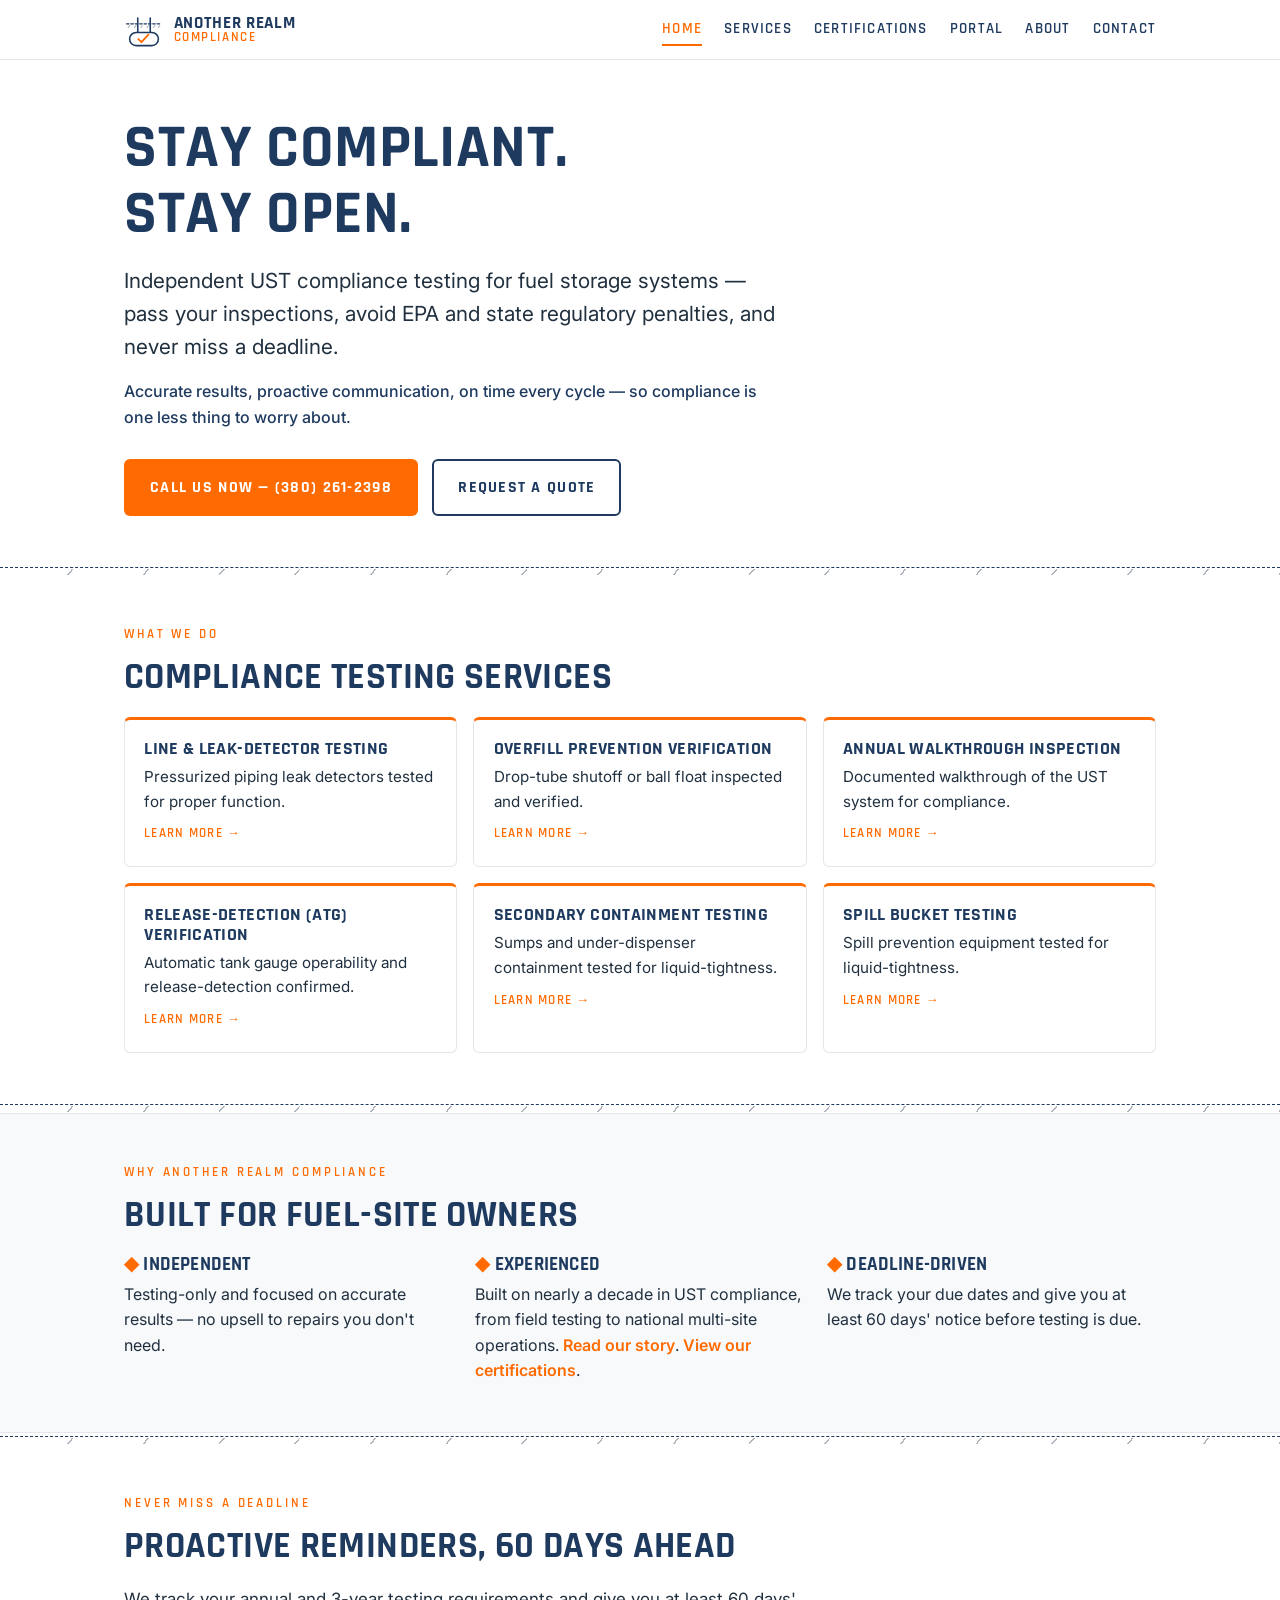
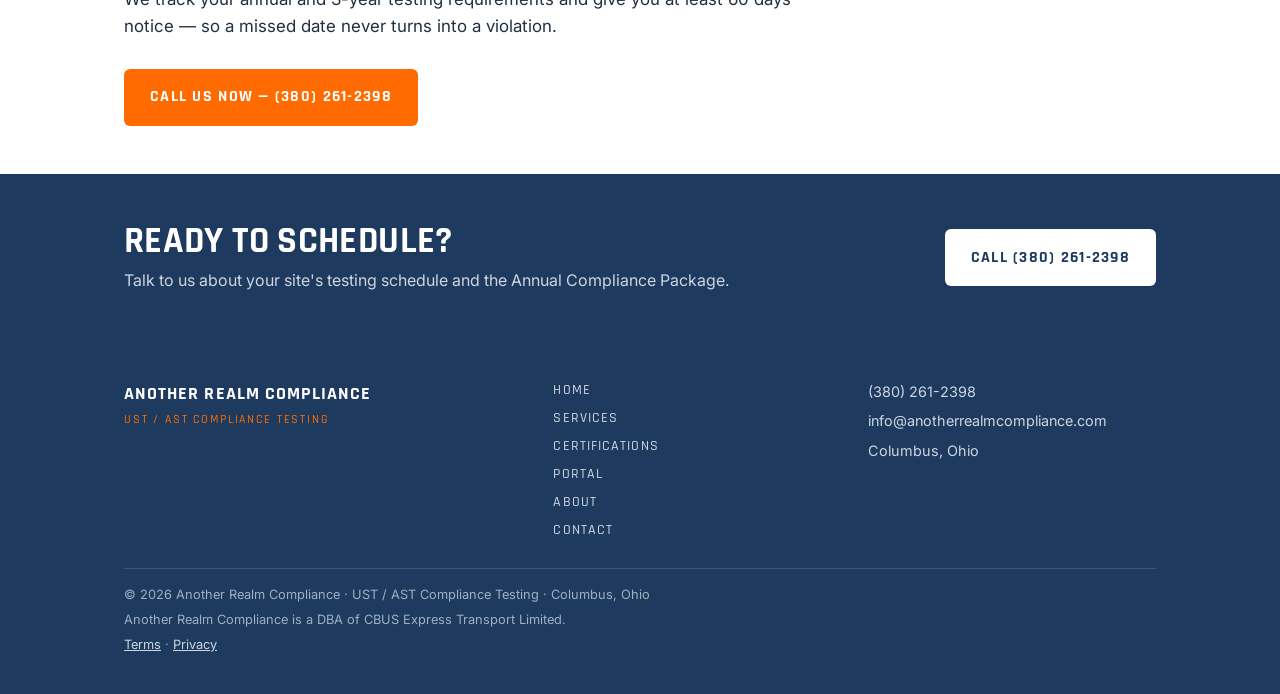
<file: index.html>
<!DOCTYPE html>
<html lang="en">
<head>
  <meta charset="UTF-8">
  <meta name="viewport" content="width=device-width, initial-scale=1.0, viewport-fit=cover">
  <meta name="theme-color" content="#1E3A5F">
  <title>UST/AST Compliance Testing | Another Realm Compliance</title>
  <meta name="description" content="Independent UST/AST compliance testing for fuel storage systems. Pass inspections, avoid EPA and state regulatory penalties, and never miss a deadline. Call (380) 261-2398.">
  <link rel="canonical" href="https://anotherrealmcompliance.com/">
  <meta property="og:title" content="UST/AST Compliance Testing | Another Realm Compliance">
  <meta property="og:description" content="Independent UST/AST compliance testing for fuel storage systems. Pass inspections, avoid EPA and state regulatory penalties, and never miss a deadline.">
  <meta property="og:type" content="website">
  <meta property="og:url" content="https://anotherrealmcompliance.com/">
  <meta property="og:image" content="https://anotherrealmcompliance.com/og-image.7cd42fa3.png">
  <link rel="preconnect" href="https://fonts.googleapis.com">
  <link rel="preconnect" href="https://fonts.gstatic.com" crossorigin>
  <link href="https://fonts.googleapis.com/css2?family=Rajdhani:wght@500;600;700&family=Inter:wght@400;500;600&display=swap" rel="stylesheet">
  <link rel="stylesheet" href="/style.99b4024d.css">
  <link rel="icon" type="image/svg+xml" href="/favicon.4cda8c5a.svg">
</head>
<body data-page="home">

<!-- ===== SHARED HEADER ===== -->
<header class="site-head">
  <div class="head-inner">
    <a class="brand" href="index.html" aria-label="Another Realm Compliance — home">
      <span class="brand-mark" aria-hidden="true">
        <svg viewBox="0 0 64 64" fill="none" xmlns="http://www.w3.org/2000/svg" role="img" aria-label="Another Realm Compliance buried tank mark">
          <line x1="4" y1="22" x2="60" y2="22" stroke="#1E3A5F" stroke-width="2" stroke-dasharray="4 3" stroke-linecap="round"/>
          <g stroke="#8A94A0" stroke-width="1.5" stroke-linecap="round">
            <line x1="9" y1="25" x2="7" y2="28"/><line x1="19" y1="25" x2="17" y2="28"/><line x1="29" y1="25" x2="27" y2="28"/><line x1="39" y1="25" x2="37" y2="28"/><line x1="49" y1="25" x2="47" y2="28"/><line x1="57" y1="25" x2="55" y2="28"/>
          </g>
          <line x1="22" y1="13" x2="22" y2="38" stroke="#1E3A5F" stroke-width="2.5" stroke-linecap="round"/>
          <line x1="42" y1="13" x2="42" y2="38" stroke="#1E3A5F" stroke-width="2.5" stroke-linecap="round"/>
          <rect x="9" y="36" width="46" height="21" rx="10.5" fill="#fff" stroke="#1E3A5F" stroke-width="2.5"/>
          <path d="M23 46.5 l5 5 l11 -12" stroke="#FF6B00" stroke-width="3" stroke-linecap="round" stroke-linejoin="round" fill="none"/>
        </svg>
      </span>
      <span class="brand-word"><span class="bw-1">Another Realm</span><span class="bw-2">Compliance</span></span>
    </a>
    <input type="checkbox" id="navToggle" class="nav-toggle" aria-hidden="true">
    <label for="navToggle" class="nav-burger" aria-label="Toggle menu"><span></span><span></span><span></span></label>
    <nav class="site-nav">
      <a class="nav-home" href="index.html">Home</a>
      <a class="nav-services" href="services.html">Services</a>
      <a class="nav-certs" href="certifications.html">Certifications</a>
      <a class="nav-portal" href="portal.html">Portal</a>
      <a class="nav-about" href="about.html">About</a>
      <a class="nav-contact" href="contact.html">Contact</a>
      <!-- reserved for future: <a class="nav-resources" href="resources.html">Resources</a> -->
    </nav>
  </div>
</header>
<!-- ===== /SHARED HEADER ===== -->

<main>
  <section class="hero">
    <div class="wrap">
      <h1>Stay Compliant.<br>Stay Open.</h1>
      <p class="sub">Independent UST compliance testing for fuel storage systems — pass your inspections, avoid EPA and state regulatory penalties, and never miss a deadline.</p>
      <p class="trust">Accurate results, proactive communication, on time every cycle — so compliance is one less thing to worry about.</p>
      <div class="cta-row">
        <a class="btn btn-primary" href="tel:+13802612398">Call Us Now — (380) 261-2398</a>
        <a class="btn btn-ghost" href="/contact#quoteForm">Request a Quote</a>
      </div>
    </div>
  </section>

  <div class="grade-divider"></div>

  <section class="what-we-do">
    <div class="wrap">
      <p class="eyebrow">What We Do</p>
      <h2 class="sec-title">Compliance Testing Services</h2>
      <div class="card-grid">
        <a class="card" href="services.html"><h3>Line &amp; Leak-Detector Testing</h3><p>Pressurized piping leak detectors tested for proper function.</p><span class="go">Learn more &rarr;</span></a>
        <a class="card" href="services.html#overfill-verification"><h3>Overfill Prevention Verification</h3><p>Drop-tube shutoff or ball float inspected and verified.</p><span class="go">Learn more &rarr;</span></a>
        <a class="card" href="services.html"><h3>Annual Walkthrough Inspection</h3><p>Documented walkthrough of the UST system for compliance.</p><span class="go">Learn more &rarr;</span></a>
        <a class="card" href="services.html"><h3>Release-Detection (ATG) Verification</h3><p>Automatic tank gauge operability and release-detection confirmed.</p><span class="go">Learn more &rarr;</span></a>
        <a class="card" href="services.html"><h3>Secondary Containment Testing</h3><p>Sumps and under-dispenser containment tested for liquid-tightness.</p><span class="go">Learn more &rarr;</span></a>
        <a class="card" href="services.html"><h3>Spill Bucket Testing</h3><p>Spill prevention equipment tested for liquid-tightness.</p><span class="go">Learn more &rarr;</span></a>
      </div>
    </div>
  </section>

  <div class="grade-divider"></div>

  <section class="why band">
    <div class="wrap">
      <p class="eyebrow">Why Another Realm Compliance</p>
      <h2 class="sec-title">Built For Fuel-Site Owners</h2>
      <div class="props">
        <div class="prop">
          <h3><span class="tick">&#9670;</span> Independent</h3>
          <p>Testing-only and focused on accurate results — no upsell to repairs you don't need.</p>
        </div>
        <div class="prop">
          <h3><span class="tick">&#9670;</span> Experienced</h3>
          <p>Built on nearly a decade in UST compliance, from field testing to national multi-site operations. <a href="about.html">Read our story</a>. <a href="certifications.html">View our certifications</a>.</p>
        </div>
        <div class="prop">
          <h3><span class="tick">&#9670;</span> Deadline-Driven</h3>
          <p>We track your due dates and give you at least 60 days' notice before testing is due.</p>
        </div>
      </div>
    </div>
  </section>

  <div class="grade-divider"></div>

  <section class="deadline">
    <div class="wrap">
      <p class="eyebrow">Never Miss A Deadline</p>
      <h2 class="sec-title">Proactive Reminders, 60 Days Ahead</h2>
      <p class="sec-intro">We track your annual and 3-year testing requirements and give you at least 60 days' notice — so a missed date never turns into a violation.</p>
      <a class="btn btn-primary" href="tel:+13802612398">Call Us Now — (380) 261-2398</a>
    </div>
  </section>

  <section class="band-navy">
    <div class="wrap band-inner">
      <div>
        <h2 class="sec-title" style="margin-bottom:.4rem;">Ready To Schedule?</h2>
        <p class="sub" style="margin:0;">Talk to us about your site's testing schedule and the Annual Compliance Package.</p>
      </div>
      <a class="btn btn-light" href="tel:+13802612398">Call (380) 261-2398</a>
    </div>
  </section>
</main>

<!-- ===== SHARED FOOTER ===== -->
<footer class="site-foot">
  <div class="foot-inner">
    <div class="foot-brand">
      <span class="foot-word">Another Realm Compliance</span>
      <span class="foot-tag">UST / AST Compliance Testing</span>
    </div>
    <nav class="foot-nav" aria-label="Footer">
      <a href="index.html">Home</a>
      <a href="services.html">Services</a>
      <a href="certifications.html">Certifications</a>
      <a href="portal.html">Portal</a>
      <a href="about.html">About</a>
      <a href="contact.html">Contact</a>
      <!-- reserved for future: <a href="resources.html">Resources</a> -->
    </nav>
    <div class="foot-contact">
      <a href="tel:+13802612398">(380) 261-2398</a>
      <a href="mailto:info@anotherrealmcompliance.com">info@anotherrealmcompliance.com</a>
      <span>Columbus, Ohio</span>
    </div>
    <div class="foot-legal">
      <span>&copy; 2026 Another Realm Compliance &middot; UST / AST Compliance Testing &middot; Columbus, Ohio</span>
      <span>Another Realm Compliance is a DBA of CBUS Express Transport Limited.</span>
      <span><a href="/legal#terms" style="color:#cdd6e0;text-decoration:underline;">Terms</a> &middot; <a href="/legal#privacy" style="color:#cdd6e0;text-decoration:underline;">Privacy</a></span>
    </div>
  </div>
</footer>
<!-- ===== /SHARED FOOTER ===== -->

</body>
</html>
</file>
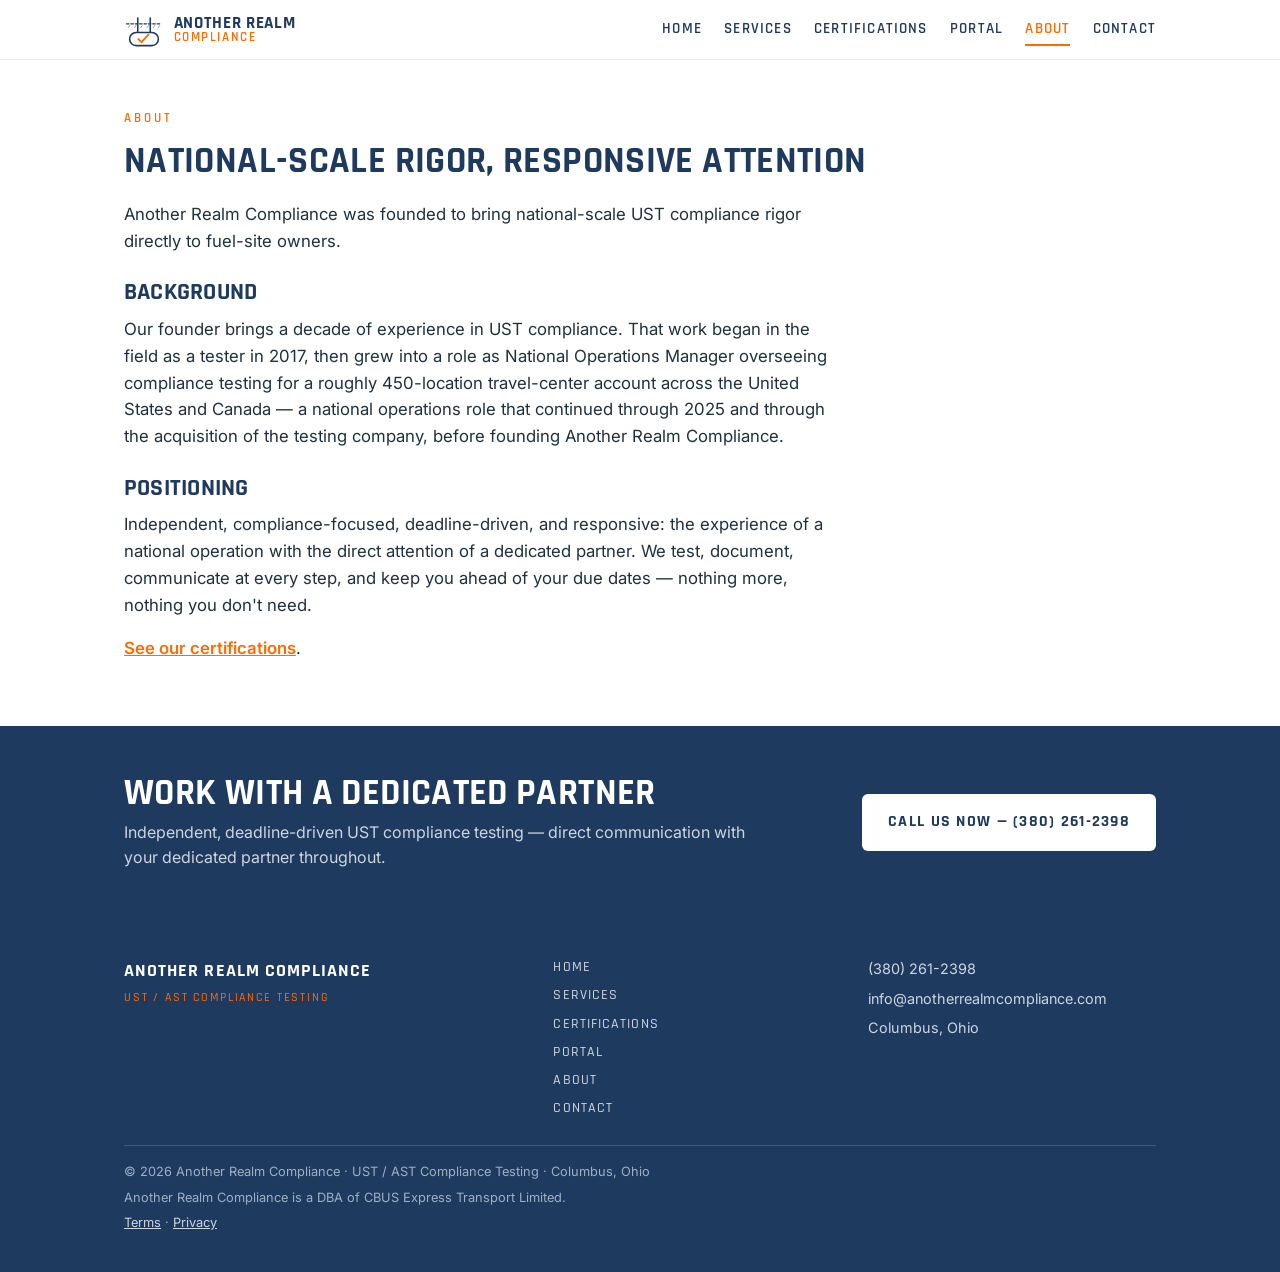
<file: about.html>
<!DOCTYPE html>
<html lang="en">
<head>
  <meta charset="UTF-8">
  <meta name="viewport" content="width=device-width, initial-scale=1.0, viewport-fit=cover">
  <meta name="theme-color" content="#1E3A5F">
  <title>About | Another Realm Compliance</title>
  <meta name="description" content="Founder-led UST compliance testing — national-scale rigor with the direct attention of a dedicated partner. Independent, testing-focused, deadline-driven.">
  <link rel="canonical" href="https://anotherrealmcompliance.com/about.html">
  <meta property="og:title" content="About | Another Realm Compliance">
  <meta property="og:description" content="Founder-led UST compliance testing — national-scale rigor with the direct attention of a dedicated partner. Independent, testing-focused, deadline-driven.">
  <meta property="og:type" content="website">
  <meta property="og:url" content="https://anotherrealmcompliance.com/about.html">
  <meta property="og:image" content="https://anotherrealmcompliance.com/og-image.7cd42fa3.png">
  <link rel="preconnect" href="https://fonts.googleapis.com">
  <link rel="preconnect" href="https://fonts.gstatic.com" crossorigin>
  <link href="https://fonts.googleapis.com/css2?family=Rajdhani:wght@500;600;700&family=Inter:wght@400;500;600&display=swap" rel="stylesheet">
  <link rel="stylesheet" href="/style.99b4024d.css">
  <link rel="icon" type="image/svg+xml" href="/favicon.4cda8c5a.svg">
</head>
<body data-page="about">

<!-- ===== SHARED HEADER ===== -->
<header class="site-head">
  <div class="head-inner">
    <a class="brand" href="index.html" aria-label="Another Realm Compliance — home">
      <span class="brand-mark" aria-hidden="true">
        <svg viewBox="0 0 64 64" fill="none" xmlns="http://www.w3.org/2000/svg" role="img" aria-label="Another Realm Compliance buried tank mark">
          <line x1="4" y1="22" x2="60" y2="22" stroke="#1E3A5F" stroke-width="2" stroke-dasharray="4 3" stroke-linecap="round"/>
          <g stroke="#8A94A0" stroke-width="1.5" stroke-linecap="round">
            <line x1="9" y1="25" x2="7" y2="28"/><line x1="19" y1="25" x2="17" y2="28"/><line x1="29" y1="25" x2="27" y2="28"/><line x1="39" y1="25" x2="37" y2="28"/><line x1="49" y1="25" x2="47" y2="28"/><line x1="57" y1="25" x2="55" y2="28"/>
          </g>
          <line x1="22" y1="13" x2="22" y2="38" stroke="#1E3A5F" stroke-width="2.5" stroke-linecap="round"/>
          <line x1="42" y1="13" x2="42" y2="38" stroke="#1E3A5F" stroke-width="2.5" stroke-linecap="round"/>
          <rect x="9" y="36" width="46" height="21" rx="10.5" fill="#fff" stroke="#1E3A5F" stroke-width="2.5"/>
          <path d="M23 46.5 l5 5 l11 -12" stroke="#FF6B00" stroke-width="3" stroke-linecap="round" stroke-linejoin="round" fill="none"/>
        </svg>
      </span>
      <span class="brand-word"><span class="bw-1">Another Realm</span><span class="bw-2">Compliance</span></span>
    </a>
    <input type="checkbox" id="navToggle" class="nav-toggle" aria-hidden="true">
    <label for="navToggle" class="nav-burger" aria-label="Toggle menu"><span></span><span></span><span></span></label>
    <nav class="site-nav">
      <a class="nav-home" href="index.html">Home</a>
      <a class="nav-services" href="services.html">Services</a>
      <a class="nav-certs" href="certifications.html">Certifications</a>
      <a class="nav-portal" href="portal.html">Portal</a>
      <a class="nav-about" href="about.html">About</a>
      <a class="nav-contact" href="contact.html">Contact</a>
      <!-- reserved for future: <a class="nav-resources" href="resources.html">Resources</a> -->
    </nav>
  </div>
</header>
<!-- ===== /SHARED HEADER ===== -->

<main>
  <section>
    <div class="wrap">
      <p class="eyebrow">About</p>
      <h1 class="sec-title">National-Scale Rigor, Responsive Attention</h1>
      <div class="prose">
        <p>Another Realm Compliance was founded to bring national-scale UST compliance rigor directly to fuel-site owners.</p>

        <h2>Background</h2>
        <p>Our founder brings a decade of experience in UST compliance. That work began in the field as a tester in 2017, then grew into a role as National Operations Manager overseeing compliance testing for a roughly 450-location travel-center account across the United States and Canada — a national operations role that continued through 2025 and through the acquisition of the testing company, before founding Another Realm Compliance.</p>

        <h2>Positioning</h2>
        <p>Independent, compliance-focused, deadline-driven, and responsive: the experience of a national operation with the direct attention of a dedicated partner. We test, document, communicate at every step, and keep you ahead of your due dates — nothing more, nothing you don't need.</p>

        <p><a href="certifications.html">See our certifications</a>.</p>
      </div>
    </div>
  </section>

  <section class="band-navy">
    <div class="wrap band-inner">
      <div>
        <h2 class="sec-title" style="margin-bottom:.4rem;">Work With A Dedicated Partner</h2>
        <p class="sub" style="margin:0;">Independent, deadline-driven UST compliance testing — direct communication with your dedicated partner throughout.</p>
      </div>
      <a class="btn btn-light" href="tel:+13802612398">Call Us Now — (380) 261-2398</a>
    </div>
  </section>
</main>

<!-- ===== SHARED FOOTER ===== -->
<footer class="site-foot">
  <div class="foot-inner">
    <div class="foot-brand">
      <span class="foot-word">Another Realm Compliance</span>
      <span class="foot-tag">UST / AST Compliance Testing</span>
    </div>
    <nav class="foot-nav" aria-label="Footer">
      <a href="index.html">Home</a>
      <a href="services.html">Services</a>
      <a href="certifications.html">Certifications</a>
      <a href="portal.html">Portal</a>
      <a href="about.html">About</a>
      <a href="contact.html">Contact</a>
      <!-- reserved for future: <a href="resources.html">Resources</a> -->
    </nav>
    <div class="foot-contact">
      <a href="tel:+13802612398">(380) 261-2398</a>
      <a href="mailto:info@anotherrealmcompliance.com">info@anotherrealmcompliance.com</a>
      <span>Columbus, Ohio</span>
    </div>
    <div class="foot-legal">
      <span>&copy; 2026 Another Realm Compliance &middot; UST / AST Compliance Testing &middot; Columbus, Ohio</span>
      <span>Another Realm Compliance is a DBA of CBUS Express Transport Limited.</span>
      <span><a href="/legal#terms" style="color:#cdd6e0;text-decoration:underline;">Terms</a> &middot; <a href="/legal#privacy" style="color:#cdd6e0;text-decoration:underline;">Privacy</a></span>
    </div>
  </div>
</footer>
<!-- ===== /SHARED FOOTER ===== -->

</body>
</html>
</file>
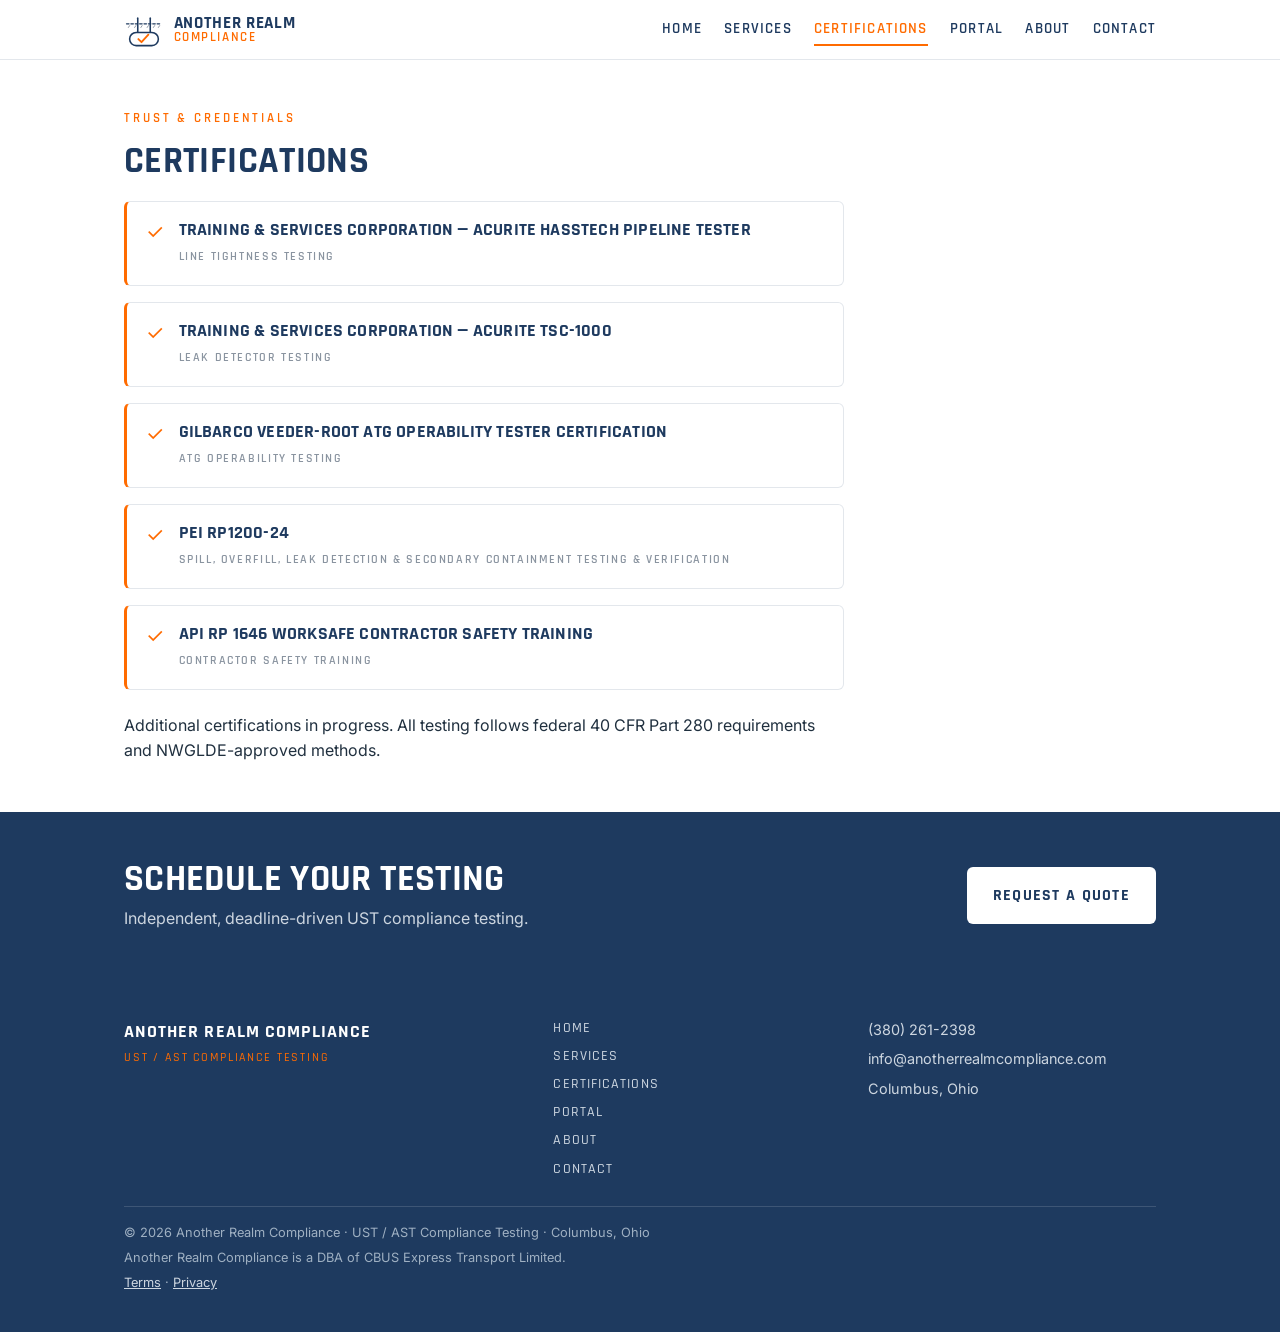
<file: certifications.html>
<!DOCTYPE html>
<html lang="en">
<head>
  <meta charset="UTF-8">
  <meta name="viewport" content="width=device-width, initial-scale=1.0, viewport-fit=cover">
  <meta name="theme-color" content="#1E3A5F">
  <title>Certifications | Another Realm Compliance</title>
  <meta name="description" content="Manufacturer testing certifications held by Another Realm Compliance. All testing follows federal 40 CFR Part 280 requirements and NWGLDE-approved methods.">
  <link rel="canonical" href="https://anotherrealmcompliance.com/certifications.html">
  <meta property="og:title" content="Certifications | Another Realm Compliance">
  <meta property="og:description" content="Manufacturer testing certifications held by Another Realm Compliance. All testing follows federal 40 CFR Part 280 requirements and NWGLDE-approved methods.">
  <meta property="og:type" content="website">
  <meta property="og:url" content="https://anotherrealmcompliance.com/certifications.html">
  <meta property="og:image" content="https://anotherrealmcompliance.com/og-image.7cd42fa3.png">
  <link rel="preconnect" href="https://fonts.googleapis.com">
  <link rel="preconnect" href="https://fonts.gstatic.com" crossorigin>
  <link href="https://fonts.googleapis.com/css2?family=Rajdhani:wght@500;600;700&family=Inter:wght@400;500;600&display=swap" rel="stylesheet">
  <link rel="stylesheet" href="/style.99b4024d.css">
  <link rel="icon" type="image/svg+xml" href="/favicon.4cda8c5a.svg">
</head>
<body data-page="certs">

<!-- ===== SHARED HEADER ===== -->
<header class="site-head">
  <div class="head-inner">
    <a class="brand" href="index.html" aria-label="Another Realm Compliance — home">
      <span class="brand-mark" aria-hidden="true">
        <svg viewBox="0 0 64 64" fill="none" xmlns="http://www.w3.org/2000/svg" role="img" aria-label="Another Realm Compliance buried tank mark">
          <line x1="4" y1="22" x2="60" y2="22" stroke="#1E3A5F" stroke-width="2" stroke-dasharray="4 3" stroke-linecap="round"/>
          <g stroke="#8A94A0" stroke-width="1.5" stroke-linecap="round">
            <line x1="9" y1="25" x2="7" y2="28"/><line x1="19" y1="25" x2="17" y2="28"/><line x1="29" y1="25" x2="27" y2="28"/><line x1="39" y1="25" x2="37" y2="28"/><line x1="49" y1="25" x2="47" y2="28"/><line x1="57" y1="25" x2="55" y2="28"/>
          </g>
          <line x1="22" y1="13" x2="22" y2="38" stroke="#1E3A5F" stroke-width="2.5" stroke-linecap="round"/>
          <line x1="42" y1="13" x2="42" y2="38" stroke="#1E3A5F" stroke-width="2.5" stroke-linecap="round"/>
          <rect x="9" y="36" width="46" height="21" rx="10.5" fill="#fff" stroke="#1E3A5F" stroke-width="2.5"/>
          <path d="M23 46.5 l5 5 l11 -12" stroke="#FF6B00" stroke-width="3" stroke-linecap="round" stroke-linejoin="round" fill="none"/>
        </svg>
      </span>
      <span class="brand-word"><span class="bw-1">Another Realm</span><span class="bw-2">Compliance</span></span>
    </a>
    <input type="checkbox" id="navToggle" class="nav-toggle" aria-hidden="true">
    <label for="navToggle" class="nav-burger" aria-label="Toggle menu"><span></span><span></span><span></span></label>
    <nav class="site-nav">
      <a class="nav-home" href="index.html">Home</a>
      <a class="nav-services" href="services.html">Services</a>
      <a class="nav-certs" href="certifications.html">Certifications</a>
      <a class="nav-portal" href="portal.html">Portal</a>
      <a class="nav-about" href="about.html">About</a>
      <a class="nav-contact" href="contact.html">Contact</a>
      <!-- reserved for future: <a class="nav-resources" href="resources.html">Resources</a> -->
    </nav>
  </div>
</header>
<!-- ===== /SHARED HEADER ===== -->

<main>
  <section>
    <div class="wrap">
      <p class="eyebrow">Trust &amp; Credentials</p>
      <h1 class="sec-title">Certifications</h1>
      <div class="cert-list">
        <div class="cert-item">
          <span class="mk" aria-hidden="true">&#10003;</span>
          <div>
            <h3>Training &amp; Services Corporation &mdash; Acurite Hasstech Pipeline Tester</h3>
            <span class="kind">Line Tightness Testing</span>
          </div>
        </div>
        <div class="cert-item">
          <span class="mk" aria-hidden="true">&#10003;</span>
          <div>
            <h3>Training &amp; Services Corporation &mdash; Acurite TSC-1000</h3>
            <span class="kind">Leak Detector Testing</span>
          </div>
        </div>
        <div class="cert-item">
          <span class="mk" aria-hidden="true">&#10003;</span>
          <div>
            <h3>Gilbarco Veeder-Root ATG Operability Tester Certification</h3>
            <span class="kind">ATG Operability Testing</span>
          </div>
        </div>
        <div class="cert-item">
          <span class="mk" aria-hidden="true">&#10003;</span>
          <div>
            <h3>PEI RP1200-24</h3>
            <span class="kind">Spill, Overfill, Leak Detection &amp; Secondary Containment Testing &amp; Verification</span>
          </div>
        </div>
        <div class="cert-item">
          <span class="mk" aria-hidden="true">&#10003;</span>
          <div>
            <h3>API RP 1646 WorkSafe Contractor Safety Training</h3>
            <span class="kind">Contractor Safety Training</span>
          </div>
        </div>
      </div>
      <p class="cert-note">Additional certifications in progress. All testing follows federal 40 CFR Part 280 requirements and NWGLDE-approved methods.</p>
    </div>
  </section>

  <section class="band-navy">
    <div class="wrap band-inner">
      <div>
        <h2 class="sec-title" style="margin-bottom:.4rem;">Schedule Your Testing</h2>
        <p class="sub" style="margin:0;">Independent, deadline-driven UST compliance testing.</p>
      </div>
      <a class="btn btn-light" href="/contact#quoteForm">Request a Quote</a>
    </div>
  </section>
</main>

<!-- ===== SHARED FOOTER ===== -->
<footer class="site-foot">
  <div class="foot-inner">
    <div class="foot-brand">
      <span class="foot-word">Another Realm Compliance</span>
      <span class="foot-tag">UST / AST Compliance Testing</span>
    </div>
    <nav class="foot-nav" aria-label="Footer">
      <a href="index.html">Home</a>
      <a href="services.html">Services</a>
      <a href="certifications.html">Certifications</a>
      <a href="portal.html">Portal</a>
      <a href="about.html">About</a>
      <a href="contact.html">Contact</a>
      <!-- reserved for future: <a href="resources.html">Resources</a> -->
    </nav>
    <div class="foot-contact">
      <a href="tel:+13802612398">(380) 261-2398</a>
      <a href="mailto:info@anotherrealmcompliance.com">info@anotherrealmcompliance.com</a>
      <span>Columbus, Ohio</span>
    </div>
    <div class="foot-legal">
      <span>&copy; 2026 Another Realm Compliance &middot; UST / AST Compliance Testing &middot; Columbus, Ohio</span>
      <span>Another Realm Compliance is a DBA of CBUS Express Transport Limited.</span>
      <span><a href="/legal#terms" style="color:#cdd6e0;text-decoration:underline;">Terms</a> &middot; <a href="/legal#privacy" style="color:#cdd6e0;text-decoration:underline;">Privacy</a></span>
    </div>
  </div>
</footer>
<!-- ===== /SHARED FOOTER ===== -->

</body>
</html>
</file>
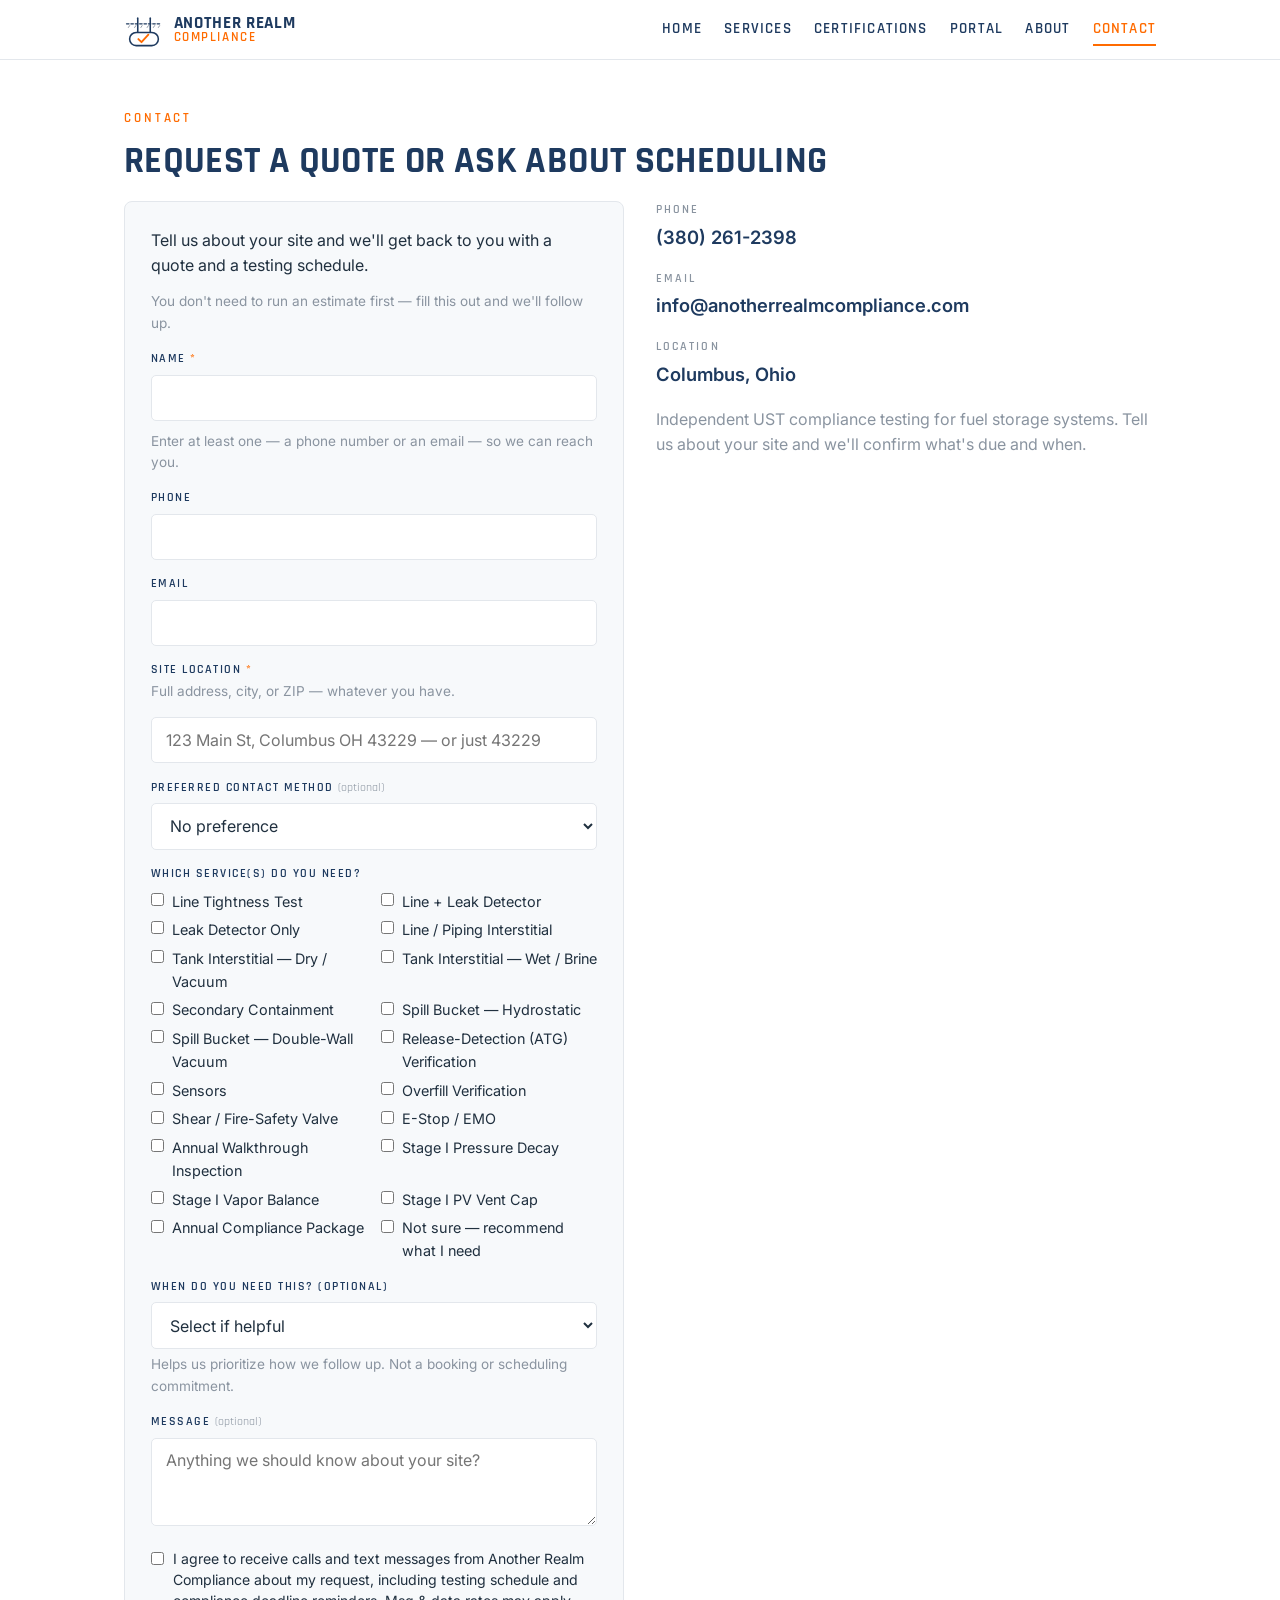
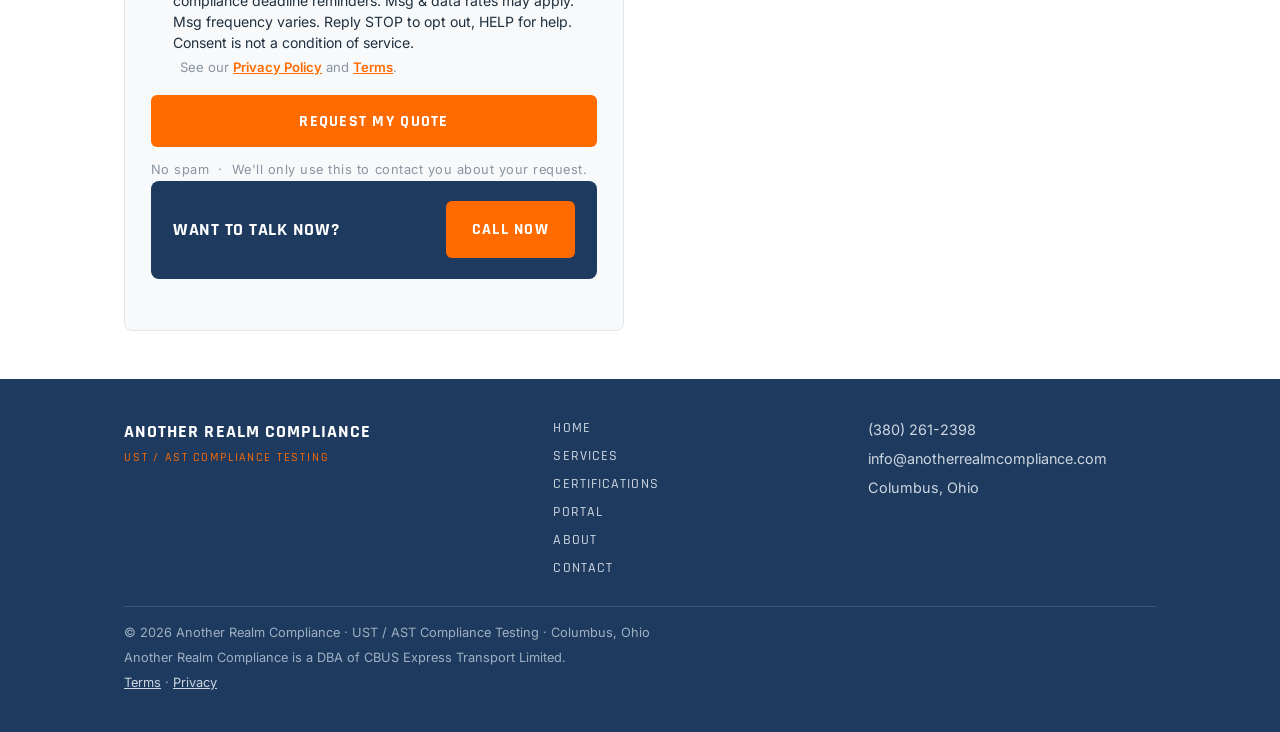
<file: contact.html>
<!DOCTYPE html>
<html lang="en">
<head>
  <meta charset="UTF-8">
  <meta name="viewport" content="width=device-width, initial-scale=1.0, viewport-fit=cover">
  <meta name="theme-color" content="#1E3A5F">
  <title>Contact &amp; Request a Quote | Another Realm Compliance</title>
  <meta name="description" content="Schedule UST/AST compliance testing or request a quote. Call (380) 261-2398, email info@anotherrealmcompliance.com, or get in touch online.">
  <link rel="canonical" href="https://anotherrealmcompliance.com/contact.html">
  <meta property="og:title" content="Contact &amp; Request a Quote | Another Realm Compliance">
  <meta property="og:description" content="Schedule UST/AST compliance testing or request a quote. Call (380) 261-2398, email info@anotherrealmcompliance.com, or get in touch online.">
  <meta property="og:type" content="website">
  <meta property="og:url" content="https://anotherrealmcompliance.com/contact.html">
  <meta property="og:image" content="https://anotherrealmcompliance.com/og-image.7cd42fa3.png">
  <link rel="preconnect" href="https://fonts.googleapis.com">
  <link rel="preconnect" href="https://fonts.gstatic.com" crossorigin>
  <link href="https://fonts.googleapis.com/css2?family=Rajdhani:wght@500;600;700&family=Inter:wght@400;500;600&display=swap" rel="stylesheet">
  <link rel="stylesheet" href="/style.99b4024d.css">
  <link rel="icon" type="image/svg+xml" href="/favicon.4cda8c5a.svg">
  <style>
    /* Quote-request form (contact page only) */
    .qf-field { margin-bottom:.9rem; }
    .qf-field > label { display:block; font-family:'Rajdhani',sans-serif; font-weight:600; font-size:.78rem; letter-spacing:.12em; text-transform:uppercase; color:var(--navy); margin-bottom:.35rem; }
    .qf-field input, .qf-field textarea, .qf-field select { width:100%; min-height:46px; padding:.7rem .9rem; border:1.5px solid var(--line); border-radius:5px; background:#fff; font-family:'Inter',sans-serif; font-size:1rem; color:var(--ink); outline:none; transition:border-color .2s, box-shadow .2s; }
    .qf-field textarea { min-height:88px; resize:vertical; }
    .qf-field input:focus, .qf-field textarea:focus, .qf-field select:focus { border-color:var(--navy); box-shadow:0 0 0 3px rgba(30,58,95,.14); }
    .qf-req { color:var(--orange); }
    .qf-helper { font-size:.85rem; color:var(--steel); margin:-.3rem 0 .9rem; }
    .qf-services { display:grid; grid-template-columns:1fr 1fr; gap:.35rem .9rem; }
    .qf-services label { display:flex; align-items:flex-start; gap:.5rem; margin:0; font-family:'Inter',sans-serif; font-weight:400; text-transform:none; letter-spacing:0; font-size:.9rem; color:var(--ink); cursor:pointer; }
    .qf-services input { width:auto; min-height:0; margin-top:.2rem; accent-color:var(--orange); }
    .qf-submit { width:100%; margin-top:.5rem; }
    .qf-optional { text-transform:none; letter-spacing:0; font-weight:400; color:var(--steel); }
    .qf-consent { display:flex; align-items:flex-start; gap:.6rem; margin:.4rem 0 .2rem; }
    .qf-consent input { width:auto; min-height:0; margin-top:.25rem; flex-shrink:0; accent-color:var(--orange); }
    .qf-consent label { font-family:'Inter',sans-serif; font-weight:400; text-transform:none; letter-spacing:0; font-size:.88rem; color:var(--ink); line-height:1.5; margin:0; }
    .qf-consent-links { font-size:.82rem; color:var(--steel); margin:0 0 .6rem 1.85rem; }
    .qf-consent-links a { color:var(--orange); font-weight:600; }
    .mini-signup { margin-top:1.6rem; padding-top:1.2rem; border-top:1px dashed var(--line); }
    /* Honeypot — visually removed, still in the DOM for bots to trip on */
    .hp-field { position:absolute !important; left:-9999px !important; top:auto; width:1px; height:1px; opacity:0; pointer-events:none; }
    @media(max-width:560px){ .qf-services { grid-template-columns:1fr; } }
  </style>
</head>
<body data-page="contact">

<!-- ===== SHARED HEADER ===== -->
<header class="site-head">
  <div class="head-inner">
    <a class="brand" href="index.html" aria-label="Another Realm Compliance — home">
      <span class="brand-mark" aria-hidden="true">
        <svg viewBox="0 0 64 64" fill="none" xmlns="http://www.w3.org/2000/svg" role="img" aria-label="Another Realm Compliance buried tank mark">
          <line x1="4" y1="22" x2="60" y2="22" stroke="#1E3A5F" stroke-width="2" stroke-dasharray="4 3" stroke-linecap="round"/>
          <g stroke="#8A94A0" stroke-width="1.5" stroke-linecap="round">
            <line x1="9" y1="25" x2="7" y2="28"/><line x1="19" y1="25" x2="17" y2="28"/><line x1="29" y1="25" x2="27" y2="28"/><line x1="39" y1="25" x2="37" y2="28"/><line x1="49" y1="25" x2="47" y2="28"/><line x1="57" y1="25" x2="55" y2="28"/>
          </g>
          <line x1="22" y1="13" x2="22" y2="38" stroke="#1E3A5F" stroke-width="2.5" stroke-linecap="round"/>
          <line x1="42" y1="13" x2="42" y2="38" stroke="#1E3A5F" stroke-width="2.5" stroke-linecap="round"/>
          <rect x="9" y="36" width="46" height="21" rx="10.5" fill="#fff" stroke="#1E3A5F" stroke-width="2.5"/>
          <path d="M23 46.5 l5 5 l11 -12" stroke="#FF6B00" stroke-width="3" stroke-linecap="round" stroke-linejoin="round" fill="none"/>
        </svg>
      </span>
      <span class="brand-word"><span class="bw-1">Another Realm</span><span class="bw-2">Compliance</span></span>
    </a>
    <input type="checkbox" id="navToggle" class="nav-toggle" aria-hidden="true">
    <label for="navToggle" class="nav-burger" aria-label="Toggle menu"><span></span><span></span><span></span></label>
    <nav class="site-nav">
      <a class="nav-home" href="index.html">Home</a>
      <a class="nav-services" href="services.html">Services</a>
      <a class="nav-certs" href="certifications.html">Certifications</a>
      <a class="nav-portal" href="portal.html">Portal</a>
      <a class="nav-about" href="about.html">About</a>
      <a class="nav-contact" href="contact.html">Contact</a>
      <!-- reserved for future: <a class="nav-resources" href="resources.html">Resources</a> -->
    </nav>
  </div>
</header>
<!-- ===== /SHARED HEADER ===== -->

<main>
  <section>
    <div class="wrap">
      <p class="eyebrow">Contact</p>
      <h1 class="sec-title">Request a Quote or Ask About Scheduling</h1>

      <div class="contact-cols">
        <div class="form-card">
          <p class="lead">Tell us about your site and we'll get back to you with a quote and a testing schedule.</p>
          <p class="qf-helper">You don't need to run an estimate first — fill this out and we'll follow up.</p>

          <form id="quoteForm" novalidate autocomplete="on">
            <div class="qf-field">
              <label for="qfName">Name <span class="qf-req">*</span></label>
              <input type="text" id="qfName" autocomplete="name" required>
            </div>
            <p class="qf-helper">Enter at least one — a phone number or an email — so we can reach you.</p>
            <div class="qf-field">
              <label for="qfPhone">Phone</label>
              <input type="tel" id="qfPhone" autocomplete="tel" inputmode="tel">
            </div>
            <div class="qf-field">
              <label for="qfEmail">Email</label>
              <input type="email" id="qfEmail" autocomplete="email" inputmode="email">
            </div>
            <div class="qf-field">
              <label for="qfLocation">Site location <span class="qf-req">*</span></label>
              <p class="qf-helper">Full address, city, or ZIP — whatever you have.</p>
              <input type="text" id="qfLocation" autocomplete="street-address" placeholder="123 Main St, Columbus OH 43229 — or just 43229" required>
              <p id="qfLocationPrefillNote" style="display:none">Prefilled from your estimate — add street address or city if you have it.</p>
              <input type="hidden" id="qfEstimateZip" name="estimate_zip" value="">
            </div>
            <div class="qf-field">
              <label for="qfPreferred">Preferred contact method <span class="qf-optional">(optional)</span></label>
              <select id="qfPreferred" autocomplete="off">
                <option value="">No preference</option>
                <option value="phone">Phone call</option>
                <option value="text">Text message</option>
                <option value="email">Email</option>
              </select>
            </div>
            <div class="qf-field">
              <label>Which service(s) do you need?</label>
              <div class="qf-services">
                <label><input type="checkbox" class="qf-svc" value="Line Tightness Test"> Line Tightness Test</label>
                <label><input type="checkbox" class="qf-svc" value="Line + Leak Detector"> Line + Leak Detector</label>
                <label><input type="checkbox" class="qf-svc" value="Leak Detector Only"> Leak Detector Only</label>
                <label><input type="checkbox" class="qf-svc" value="Line / Piping Interstitial"> Line / Piping Interstitial</label>
                <label><input type="checkbox" class="qf-svc" value="Tank Interstitial — Dry / Vacuum"> Tank Interstitial — Dry / Vacuum</label>
                <label><input type="checkbox" class="qf-svc" value="Tank Interstitial — Wet / Brine"> Tank Interstitial — Wet / Brine</label>
                <label><input type="checkbox" class="qf-svc" value="Secondary Containment"> Secondary Containment</label>
                <label><input type="checkbox" class="qf-svc" value="Spill Bucket — Hydrostatic"> Spill Bucket — Hydrostatic</label>
                <label><input type="checkbox" class="qf-svc" value="Spill Bucket — Double-Wall Vacuum"> Spill Bucket — Double-Wall Vacuum</label>
                <label><input type="checkbox" class="qf-svc" value="Release-Detection (ATG) Verification"> Release-Detection (ATG) Verification</label>
                <label><input type="checkbox" class="qf-svc" value="Sensors"> Sensors</label>
                <label><input type="checkbox" class="qf-svc" value="Overfill Verification"> Overfill Verification</label>
                <label><input type="checkbox" class="qf-svc" value="Shear / Fire-Safety Valve"> Shear / Fire-Safety Valve</label>
                <label><input type="checkbox" class="qf-svc" value="E-Stop / EMO"> E-Stop / EMO</label>
                <label><input type="checkbox" class="qf-svc" value="Annual Walkthrough Inspection"> Annual Walkthrough Inspection</label>
                <label><input type="checkbox" class="qf-svc" value="Stage I Pressure Decay"> Stage I Pressure Decay</label>
                <label><input type="checkbox" class="qf-svc" value="Stage I Vapor Balance"> Stage I Vapor Balance</label>
                <label><input type="checkbox" class="qf-svc" value="Stage I PV Vent Cap"> Stage I PV Vent Cap</label>
                <label><input type="checkbox" class="qf-svc" value="Annual Compliance Package"> Annual Compliance Package</label>
                <label><input type="checkbox" class="qf-svc" value="Not sure — recommend what I need"> Not sure — recommend what I need</label>
              </div>
            </div>
            <div class="qf-field">
              <label for="qfTimeframe">When do you need this? (optional)</label>
              <!-- KEEP IN SYNC with the timeframe options in the other page -->
              <select id="qfTimeframe" name="timeframe">
                <option value="">Select if helpful</option>
                <option value="emergency">Emergency</option>
                <option value="within_week">Within a week</option>
                <option value="within_30_days">Within 30 days</option>
                <option value="1_3_months">1–3 months</option>
                <option value="planning">Just planning / researching</option>
                <option value="flexible">Flexible</option>
              </select>
              <p class="qf-helper" style="margin-top:.35rem">Helps us prioritize how we follow up. Not a booking or scheduling commitment.</p>
            </div>
            <div class="qf-field">
              <label for="qfNotes">Message <span class="qf-optional">(optional)</span></label>
              <textarea id="qfNotes" placeholder="Anything we should know about your site?"></textarea>
            </div>
            <div class="qf-consent">
              <input type="checkbox" id="qfConsent">
              <label for="qfConsent">I agree to receive calls and text messages from Another Realm Compliance about my request, including testing schedule and compliance deadline reminders. Msg &amp; data rates may apply. Msg frequency varies. Reply STOP to opt out, HELP for help. Consent is not a condition of service.</label>
            </div>
            <p class="qf-consent-links">See our <a href="/legal#privacy">Privacy Policy</a> and <a href="/legal#terms">Terms</a>.</p>
            <!-- Honeypot: hidden decoy field; bots fill it, real users never see it. Sent to Supabase as _hp. -->
            <input type="text" name="website" id="hp" class="hp-field" tabindex="-1" autocomplete="off" aria-hidden="true">
            <button type="button" id="qfSubmit" class="btn btn-primary qf-submit" onclick="submitQuote()">Request My Quote</button>
          </form>

          <div class="success-msg" id="quoteSuccess"><span class="star">&#10022;</span>&nbsp; Thanks — we'll be in touch shortly.</div>
          <div class="error-msg" id="quoteError"></div>
          <p class="privacy-note">No spam &nbsp;&middot;&nbsp; We'll only use this to contact you about your request.</p>

          <div class="call-cta">
            <span class="t">Want to talk now?</span>
            <a class="btn btn-primary" href="tel:+13802612398">Call Now</a>
          </div>
        </div>

        <div class="contact-facts">
          <div class="item"><span class="k">Phone</span><a href="tel:+13802612398">(380) 261-2398</a></div>
          <div class="item"><span class="k">Email</span><a href="mailto:info@anotherrealmcompliance.com">info@anotherrealmcompliance.com</a></div>
          <div class="item"><span class="k">Location</span><span class="v">Columbus, Ohio</span></div>
          <p class="muted" style="margin-top:1rem;">Independent UST compliance testing for fuel storage systems. Tell us about your site and we'll confirm what's due and when.</p>
        </div>
      </div>
    </div>
  </section>
</main>

<!-- ===== SHARED FOOTER ===== -->
<footer class="site-foot">
  <div class="foot-inner">
    <div class="foot-brand">
      <span class="foot-word">Another Realm Compliance</span>
      <span class="foot-tag">UST / AST Compliance Testing</span>
    </div>
    <nav class="foot-nav" aria-label="Footer">
      <a href="index.html">Home</a>
      <a href="services.html">Services</a>
      <a href="certifications.html">Certifications</a>
      <a href="portal.html">Portal</a>
      <a href="about.html">About</a>
      <a href="contact.html">Contact</a>
      <!-- reserved for future: <a href="resources.html">Resources</a> -->
    </nav>
    <div class="foot-contact">
      <a href="tel:+13802612398">(380) 261-2398</a>
      <a href="mailto:info@anotherrealmcompliance.com">info@anotherrealmcompliance.com</a>
      <span>Columbus, Ohio</span>
    </div>
    <div class="foot-legal">
      <span>&copy; 2026 Another Realm Compliance &middot; UST / AST Compliance Testing &middot; Columbus, Ohio</span>
      <span>Another Realm Compliance is a DBA of CBUS Express Transport Limited.</span>
      <span><a href="/legal#terms" style="color:#cdd6e0;text-decoration:underline;">Terms</a> &middot; <a href="/legal#privacy" style="color:#cdd6e0;text-decoration:underline;">Privacy</a></span>
    </div>
  </div>
</footer>
<!-- ===== /SHARED FOOTER ===== -->

<script>
/* ── Lead capture — Supabase endpoint & payload wiring unchanged (entity/dba/source/_hp) ── */
const CAPTURE='https://bgswqjgswlvdazseyhvu.supabase.co/functions/v1/capture-lead';
const RENDER_TS=Date.now();          /* timing trap: form-render timestamp */
const MIN_FILL_MS=3000;              /* reject submissions faster than a human can fill */
const emailRe=/^[^\s@]+@[^\s@]+\.[a-zA-Z]{2,}$/;

function val(id){var el=document.getElementById(id);return el?el.value.trim():'';}
function flash(id,msg){var e=document.getElementById(id);e.textContent=msg;e.style.display='block';setTimeout(function(){e.style.display='none';},5000);}
async function postLead(payload){
  const r=await fetch(CAPTURE,{method:'POST',headers:{'Content-Type':'application/json'},body:JSON.stringify(payload)});
  return r.json();
}

/* ── Solicitation filter (client-side only; capture-lead untouched) ──
   Vendor pitches (SEO, web design) get the normal success screen but are never sent.
   Tuned for UST compliance vocabulary: "traffic", "marketing" (fuel marketers),
   "agency" (regulators), "your site", "audit", "scope", "fixed price" are NOT
   spam signals here. A missed pitch is cheap; a dropped real lead is not. */
function looksLikeSolicitation(phone,notes,email){
  var d=(phone||'').replace(/\D/g,'');
  if(d.length===11&&d.charAt(0)==='1') d=d.slice(1);
  if(d.length===10&&d.substr(3,3)==='555') return true;
  var t=((notes||'')+' '+(email||'')).toLowerCase();
  if(!t.trim()) return false;
  var strong=[/\bseo\b/,/\bloom\b/,/backlink/,/sorry for the contact form/,
              /couldn'?t find a better way to reach/,/(first|top) page of google/,/\bpage (1|one) (of|on|in) (google|search)/,
              /google (visibility|ranking|rankings)/,/\b(web|website) (design|redesign|developer|development)\b/];
  for(var i=0;i<strong.length;i++){ if(strong[i].test(t)) return true; }
  var weak=[/\branking/,/whatsapp/,/\bfree (consultation|analysis)\b/,
            /\byour (website|business listing)\b/,/\bleads? for you\b/];
  var hits=0;
  for(var j=0;j<weak.length;j++){ if(weak[j].test(t)) hits++; }
  return hits>=2;
}
function showQuoteSuccess(phone,email){
  if(phone && !email){
    var qs=document.getElementById('quoteSuccess');
    qs.innerHTML='<span class="star">&#10022;</span>&nbsp; ';
    qs.appendChild(document.createTextNode("We've received your request and will call you at "+phone+" to confirm scheduling."));
  }
  document.getElementById('quoteForm').style.display='none';document.getElementById('quoteSuccess').style.display='block';
}

/* ── Full quote request ── */
async function submitQuote(){
  const hp=val('hp');                                        /* decoy "website" field → sent as _hp */
  if(Date.now()-RENDER_TS<MIN_FILL_MS) return;               /* timing trap: silently drop bot-speed submits */
  const name=val('qfName'),phone=val('qfPhone'),email=val('qfEmail'),location=val('qfLocation'),notes=val('qfNotes');
  const preferred_contact=val('qfPreferred');
  const timeframe=val('qfTimeframe');
  const estimate_zip=val('qfEstimateZip');
  const sms_consent=!!(document.getElementById('qfConsent')&&document.getElementById('qfConsent').checked);
  /* Capture the consent copy live from the DOM (proof-of-consent). Never a hardcoded
     duplicate — if the displayed copy is edited later, this stays in sync automatically. */
  var consentEl=document.querySelector('.qf-consent label');
  const consent_text=consentEl?consentEl.textContent.trim().replace(/\s+/g,' '):'';
  if(!name) return flash('quoteError','Please enter your name.');
  if(!phone && !email) return flash('quoteError','Please enter a phone number or an email so we can reach you.');
  if(phone){var phoneDigits=phone.replace(/\D/g,'');if(phoneDigits.length===11&&phoneDigits.charAt(0)==='1')phoneDigits=phoneDigits.slice(1);if(phoneDigits.length!==10) return flash('quoteError','Please enter a valid 10-digit US phone number.');}
  if(email && !emailRe.test(email)) return flash('quoteError','Please enter a valid email (e.g. name@domain.com).');
  if(!location) return flash('quoteError','Please enter your site address or city.');
  if(looksLikeSolicitation(phone,notes,email)){ console.warn('Lead suppressed: looks like a vendor solicitation'); return showQuoteSuccess(phone,email); }
  const services=Array.prototype.slice.call(document.querySelectorAll('.qf-svc:checked')).map(function(c){return c.value;}).join(', ');
  const btn=document.getElementById('qfSubmit'),orig=btn.textContent;btn.textContent='Sending…';btn.disabled=true;
  try{
    const data=await postLead({entity:'CBUS',dba:'Another Realm Compliance',source:'web:quote',name:name,phone:phone,email:email,location:location,service_wanted:services,notes:notes,preferred_contact:preferred_contact,timeframe:timeframe,estimate_zip:estimate_zip,sms_consent:sms_consent,consent_text:consent_text,_hp:hp});
    if(data&&data.ok){ showQuoteSuccess(phone,email); }
    else{btn.textContent=orig;btn.disabled=false;flash('quoteError',(data&&data.error)||'Something went wrong. Try again or call us.');}
  }catch(e){btn.textContent=orig;btn.disabled=false;flash('quoteError','Something went wrong. Try again or call us.');}
}

</script>
<!-- ============================================================
     ARC — estimate handoff from /quote
     Paste immediately before the closing body tag in contact.html

     WHAT IT DOES
       Reads the estimate stashed by /quote and drops it into the
       EXISTING message field, then shows a confirmation banner.

     WHAT IT DOES NOT DO
       - Does not add, rename, or remove any form field
       - Does not touch the capture-lead payload or its contract
       - Does not change source="web:quote"
       - Does not auto-submit (see note at bottom)

     CONFIRMED SELECTORS (verified against contact.html):
       notes textarea = #qfNotes | location = #qfLocation | service boxes = .qf-svc
     ============================================================ -->
<script>
(function(){
  "use strict";

  /* Confirmed against contact.html: notes textarea is #qfNotes,
     location text is #qfLocation, service checkboxes are .qf-svc
     whose value attribute is the service label. */
  var NOTES_SEL='#qfNotes', LOC_SEL='#qfLocation', SVC_SEL='.qf-svc';

  var KEY='arc_estimate', MARK='--- PRELIMINARY ESTIMATE';

  var raw=null;
  try{ raw=sessionStorage.getItem(KEY); }catch(e){ return; }
  if(!raw) return;

  var est;
  try{ est=JSON.parse(raw); }catch(e){ return; }
  if(!est||!est.summary) return;

  /* stale guard: ignore anything older than 2 hours */
  if(est.generated && (Date.now()-new Date(est.generated).getTime() > 2*60*60*1000)){
    try{ sessionStorage.removeItem(KEY); }catch(e){}
    return;
  }

  var notes=document.querySelector(NOTES_SEL);
  if(!notes){
    console.warn('[ARC] estimate present but #qfNotes not found — check contact.html');
    return;
  }

  /* 1) estimate summary into notes, without clobbering typed text, never twice */
  if(notes.value.indexOf(MARK)===-1){
    var block=MARK+' ---\n'+est.summary+'--- end of estimate ---\n\n';
    notes.value = block + (notes.value||'');
    notes.dispatchEvent(new Event('input',{bubbles:true}));
  }

  /* 2) prefill the required Location field from the ZIP (only if the user hasn't typed one) */
  var loc=document.querySelector(LOC_SEL);
  if(loc && !loc.value && est.zip){
    loc.value=est.zip;
    loc.dispatchEvent(new Event('input',{bubbles:true}));
    var pfNote=document.getElementById('qfLocationPrefillNote'); if(pfNote) pfNote.style.display='';
    var ez=document.getElementById('qfEstimateZip'); if(ez) ez.value=est.zip;
  }

  /* 2b) carry the estimator timeframe, but only if it exactly matches a known option */
  var tfSel=document.getElementById('qfTimeframe');
  if(tfSel && typeof est.timeframe==='string' && est.timeframe){
    var TF_OK=['emergency','within_week','within_30_days','1_3_months','planning','flexible'];
    if(TF_OK.indexOf(est.timeframe)!==-1) tfSel.value=est.timeframe;
  }

  /* 3) tick the service checkboxes the estimate covers. est.keys already
        holds the EXACT .qf-svc values, so this is an exact (normalized)
        match — no fuzzy guessing. Only ever checks; never unchecks the
        customer's own choices. */
  if(est.keys && est.keys.length){
    var boxes=document.querySelectorAll(SVC_SEL);
    est.keys.forEach(function(want){
      var w=norm(want);
      for(var i=0;i<boxes.length;i++){
        if(norm(boxes[i].value)===w){
          if(!boxes[i].checked){ boxes[i].checked=true; boxes[i].dispatchEvent(new Event('change',{bubbles:true})); }
          break;
        }
      }
    });
  }

  function norm(s){return String(s).toLowerCase().replace(/[^a-z0-9]+/g,' ').trim();}

  /* visible confirmation so the customer knows it came across */
  var fmt = (typeof est.total==='number') ? est.total.toLocaleString('en-US') : est.total;
  var bar=document.createElement('div');
  bar.setAttribute('role','status');
  bar.style.cssText='margin:0 0 18px;padding:13px 15px;background:#fff6ef;border:1px solid #ffd9b8;'+
    'border-left:4px solid #FF6B00;border-radius:8px;font:14px/1.5 Inter,system-ui,sans-serif;color:#4a3a2a';
  bar.innerHTML='<strong style="color:#e65f00">Your estimate is attached.</strong> '+
    'Preliminary total <strong>$'+fmt+'</strong>'+(est.zip?' for ZIP '+est.zip:'')+
    ' — included with your request below. This is a preliminary estimate, not a firm price; '+
    'we confirm final pricing after assessing the site.'+
    '';

  var form=notes.closest('form')||notes.parentNode;
  form.parentNode.insertBefore(bar, form);

  /* clear once actually submitted, so a later visit starts clean */
  var f=notes.closest('form');
  if(f) f.addEventListener('submit',function(){ try{ sessionStorage.removeItem(KEY); }catch(e){} });
})();
</script>
<!-- ============================================================
     ON AUTO-SUBMIT — deliberately not done.

     The quote page never collects a name, email, or phone, so an
     auto-submitted form would reach you as an anonymous estimate
     with no one to call back. The contact form also carries an SMS
     consent choice, and consent has to be given by the customer,
     not pre-checked on their behalf.

     Net effect is what you asked for: the customer never re-enters
     the estimate. They add their contact details and hit submit,
     and the full estimate arrives in your owner notification.
     ============================================================ -->

</body>
</html>
</file>
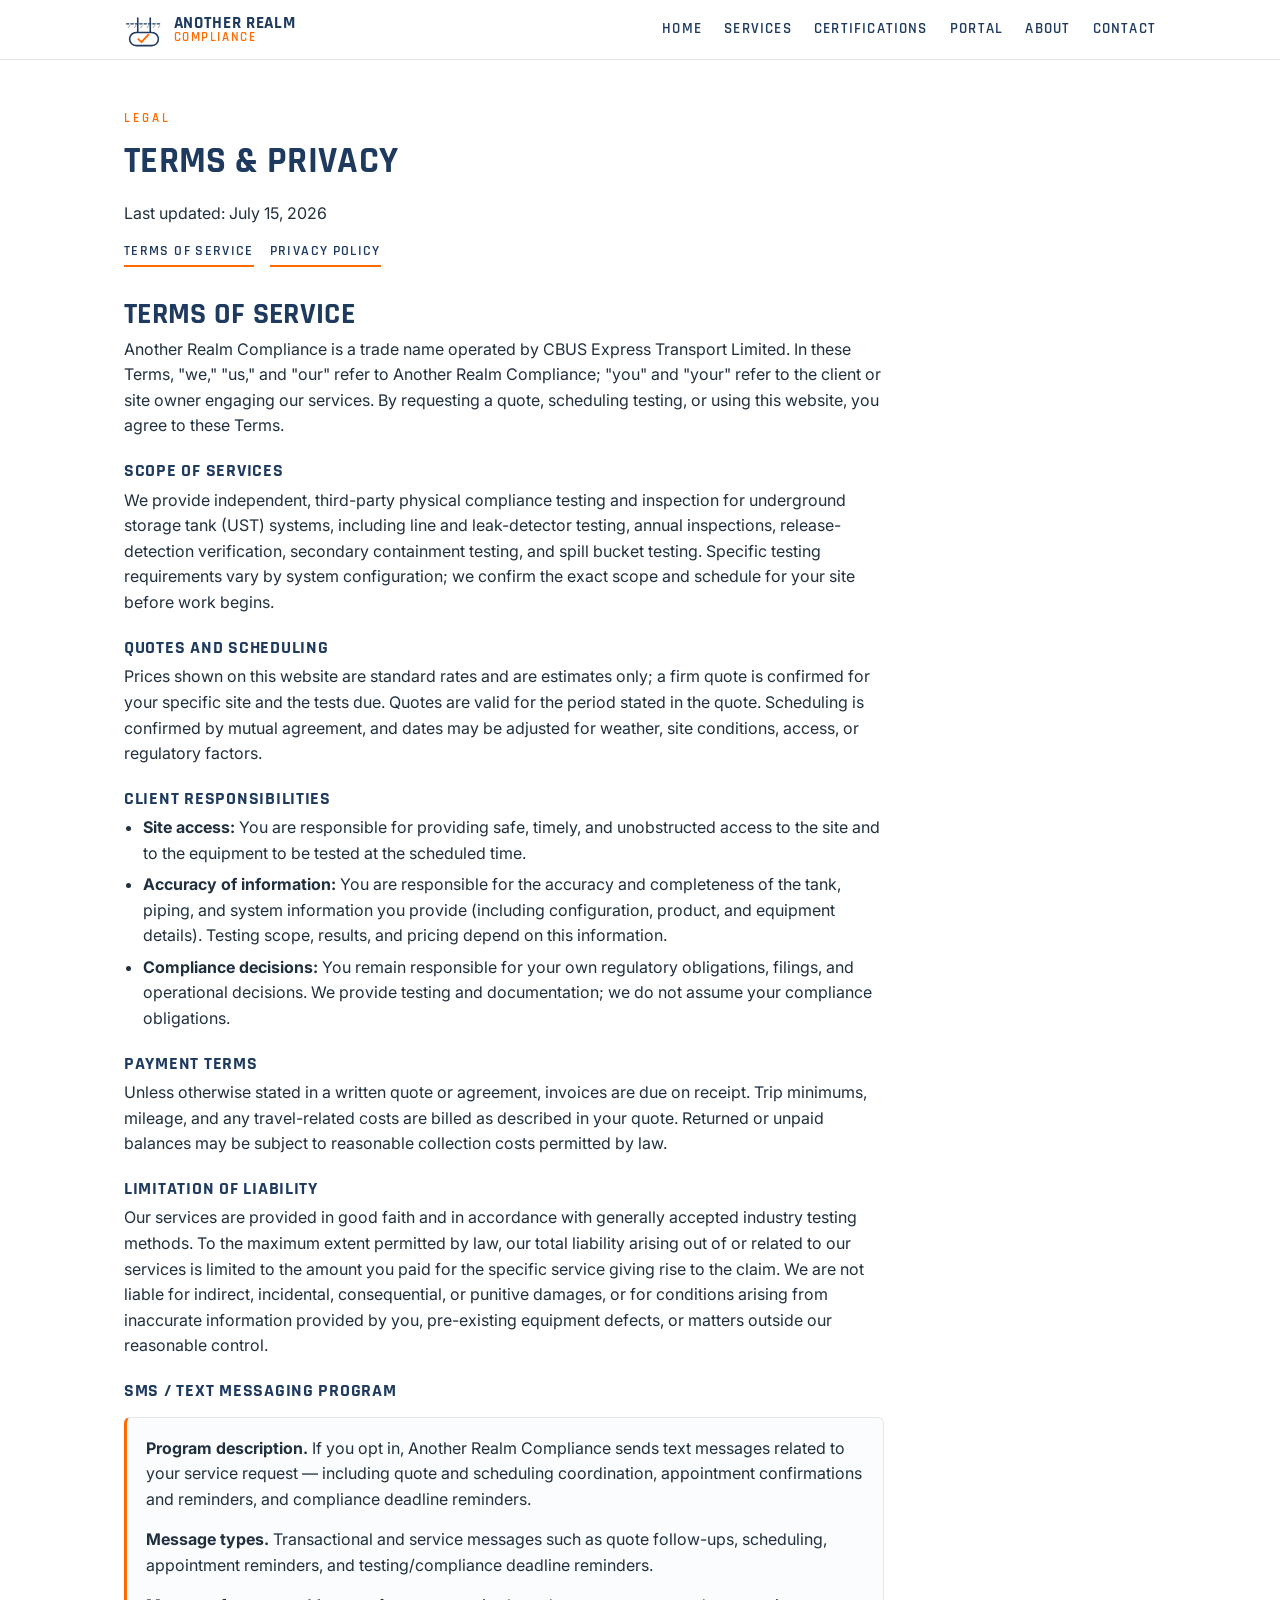
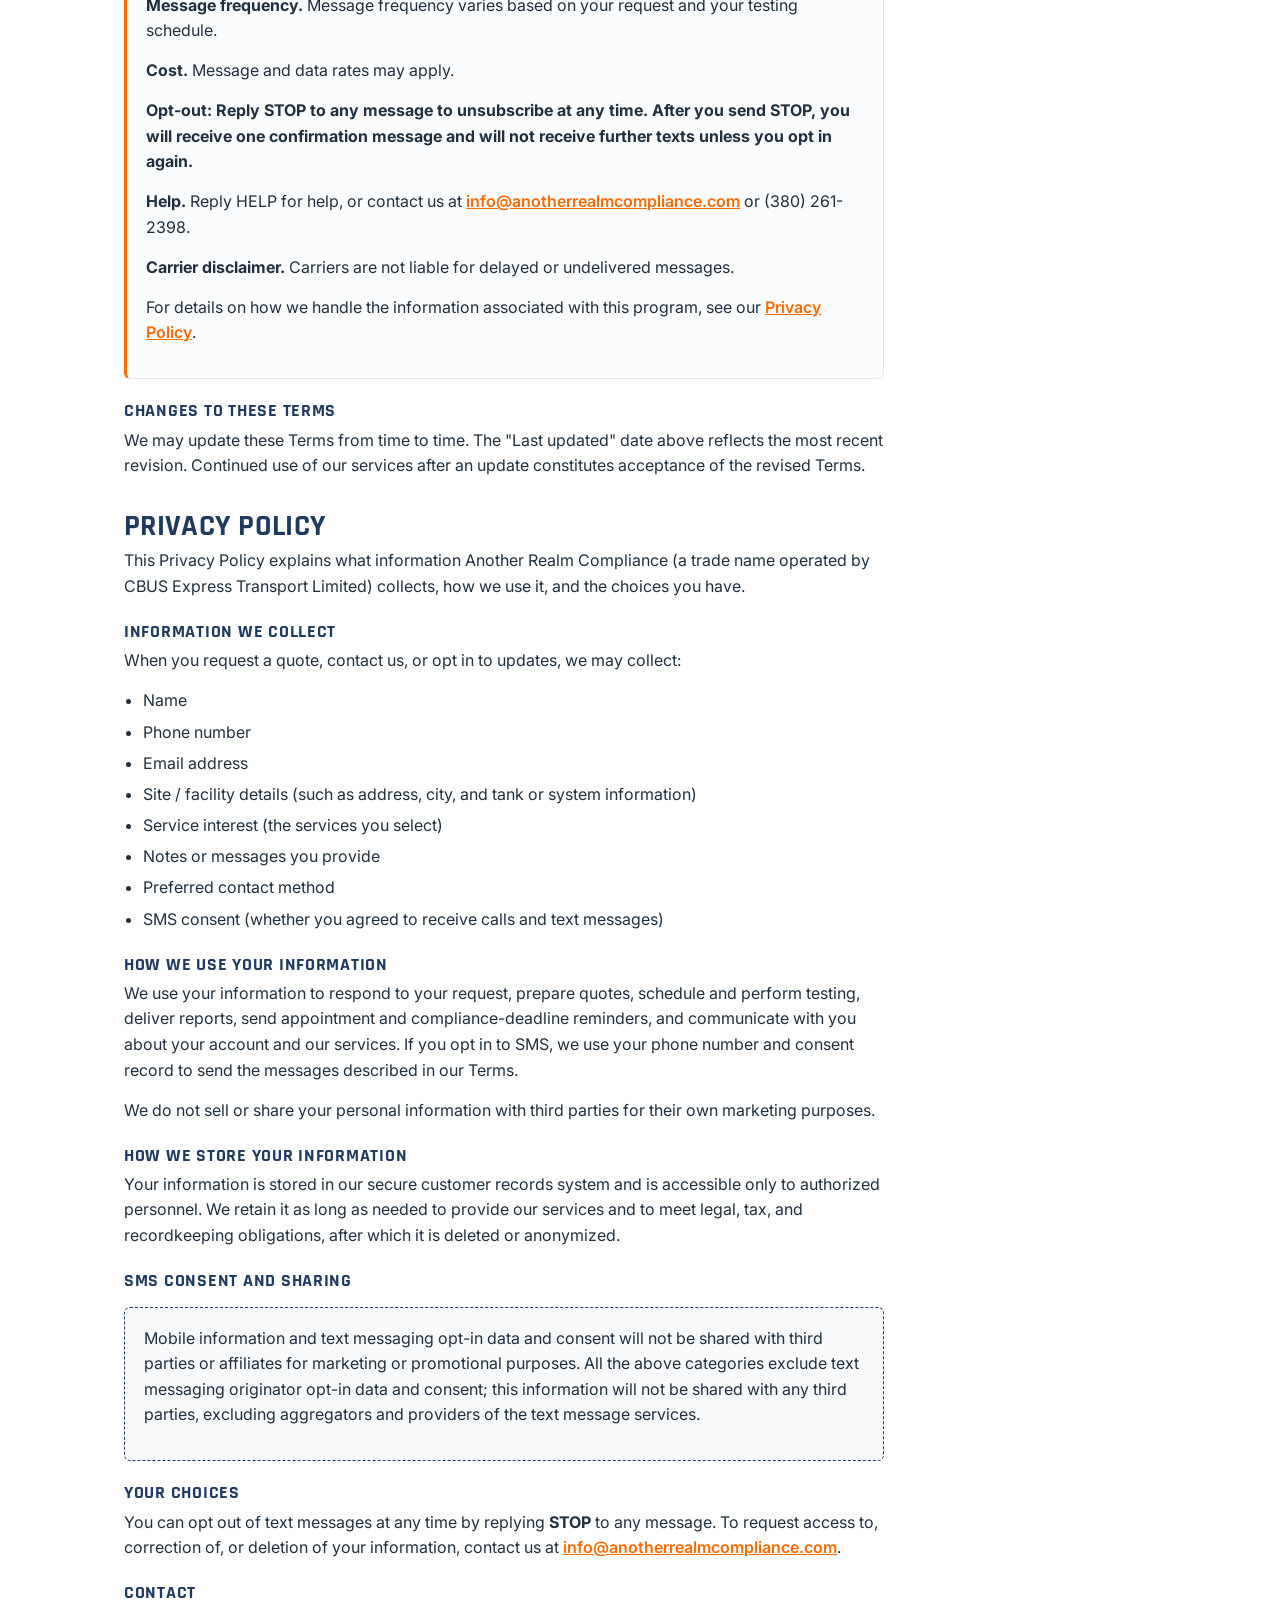
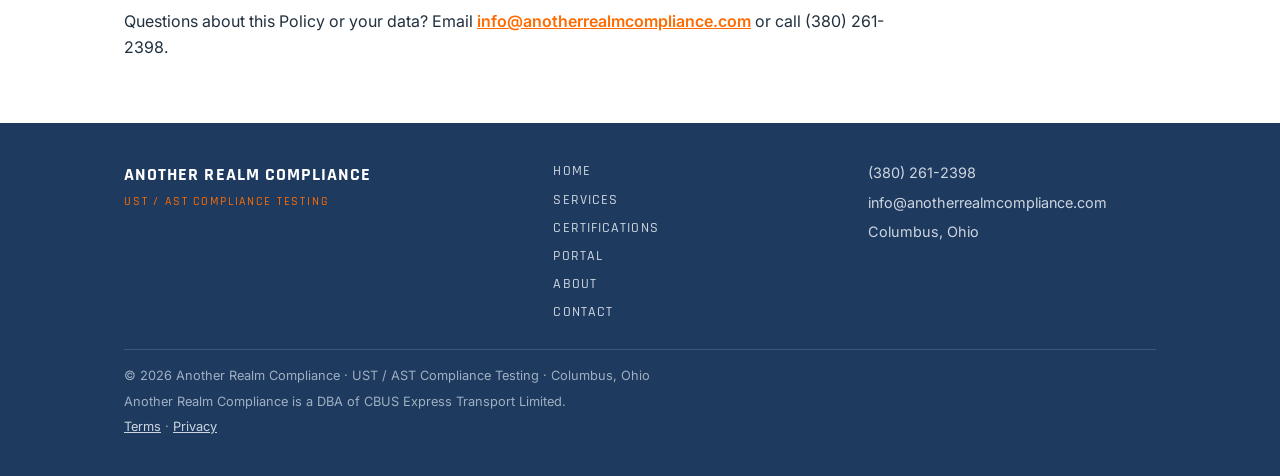
<file: legal.html>
<!DOCTYPE html>
<html lang="en">
<head>
  <meta charset="UTF-8">
  <meta name="viewport" content="width=device-width, initial-scale=1.0, viewport-fit=cover">
  <meta name="theme-color" content="#1E3A5F">
  <title>Terms &amp; Privacy | Another Realm Compliance</title>
  <meta name="description" content="Terms of Service and Privacy Policy for Another Realm Compliance, including our SMS messaging program terms, opt-out instructions, and data practices.">
  <link rel="canonical" href="https://anotherrealmcompliance.com/legal">
  <meta property="og:title" content="Terms &amp; Privacy | Another Realm Compliance">
  <meta property="og:description" content="Terms of Service and Privacy Policy for Another Realm Compliance, including our SMS messaging program terms, opt-out instructions, and data practices.">
  <meta property="og:type" content="website">
  <meta property="og:url" content="https://anotherrealmcompliance.com/legal">
  <meta property="og:image" content="https://anotherrealmcompliance.com/og-image.7cd42fa3.png">
  <link rel="preconnect" href="https://fonts.googleapis.com">
  <link rel="preconnect" href="https://fonts.gstatic.com" crossorigin>
  <link href="https://fonts.googleapis.com/css2?family=Rajdhani:wght@500;600;700&family=Inter:wght@400;500;600&display=swap" rel="stylesheet">
  <link rel="stylesheet" href="/style.99b4024d.css">
  <link rel="icon" type="image/svg+xml" href="/favicon.4cda8c5a.svg">
  <style>
    .legal-doc { max-width:760px; }
    .legal-doc h2 { font-size:clamp(1.4rem,3.5vw,1.9rem); margin:2rem 0 .3rem; }
    .legal-doc h3 { font-family:'Rajdhani',sans-serif; text-transform:uppercase; letter-spacing:.04em; color:var(--navy); font-size:1.15rem; margin:1.4rem 0 .4rem; }
    .legal-doc p, .legal-doc li { font-size:1rem; color:var(--ink); }
    .legal-doc p { margin-bottom:.9rem; }
    .legal-doc ul { margin:0 0 1rem 1.2rem; }
    .legal-doc li { margin-bottom:.35rem; }
    .legal-doc a { color:var(--orange); font-weight:600; }
    .legal-updated { color:var(--steel); font-size:.9rem; margin-bottom:1.4rem; }
    .legal-toc { display:flex; gap:1rem; flex-wrap:wrap; margin-bottom:1.6rem; }
    .legal-toc a { font-family:'Rajdhani',sans-serif; font-weight:600; text-transform:uppercase; letter-spacing:.1em; font-size:.85rem; color:var(--navy); text-decoration:none; border-bottom:2px solid var(--orange); padding-bottom:.15rem; }
    .legal-toc a:hover { color:var(--orange); }
    .sms-box { border:1px solid var(--line); border-left:3px solid var(--orange); border-radius:6px; background:#fbfcfd; padding:1.1rem 1.2rem; margin:1rem 0 1.2rem; }
    .sms-box .stop { font-weight:700; }
    .carveout { border:1px dashed var(--navy); border-radius:6px; background:var(--panel); padding:1.1rem 1.2rem; margin:1rem 0 1.2rem; color:var(--ink); }
  </style>
</head>
<body data-page="legal">

<!-- ===== SHARED HEADER ===== -->
<header class="site-head">
  <div class="head-inner">
    <a class="brand" href="index.html" aria-label="Another Realm Compliance — home">
      <span class="brand-mark" aria-hidden="true">
        <svg viewBox="0 0 64 64" fill="none" xmlns="http://www.w3.org/2000/svg" role="img" aria-label="Another Realm Compliance buried tank mark">
          <line x1="4" y1="22" x2="60" y2="22" stroke="#1E3A5F" stroke-width="2" stroke-dasharray="4 3" stroke-linecap="round"/>
          <g stroke="#8A94A0" stroke-width="1.5" stroke-linecap="round">
            <line x1="9" y1="25" x2="7" y2="28"/><line x1="19" y1="25" x2="17" y2="28"/><line x1="29" y1="25" x2="27" y2="28"/><line x1="39" y1="25" x2="37" y2="28"/><line x1="49" y1="25" x2="47" y2="28"/><line x1="57" y1="25" x2="55" y2="28"/>
          </g>
          <line x1="22" y1="13" x2="22" y2="38" stroke="#1E3A5F" stroke-width="2.5" stroke-linecap="round"/>
          <line x1="42" y1="13" x2="42" y2="38" stroke="#1E3A5F" stroke-width="2.5" stroke-linecap="round"/>
          <rect x="9" y="36" width="46" height="21" rx="10.5" fill="#fff" stroke="#1E3A5F" stroke-width="2.5"/>
          <path d="M23 46.5 l5 5 l11 -12" stroke="#FF6B00" stroke-width="3" stroke-linecap="round" stroke-linejoin="round" fill="none"/>
        </svg>
      </span>
      <span class="brand-word"><span class="bw-1">Another Realm</span><span class="bw-2">Compliance</span></span>
    </a>
    <input type="checkbox" id="navToggle" class="nav-toggle" aria-hidden="true">
    <label for="navToggle" class="nav-burger" aria-label="Toggle menu"><span></span><span></span><span></span></label>
    <nav class="site-nav">
      <a class="nav-home" href="index.html">Home</a>
      <a class="nav-services" href="services.html">Services</a>
      <a class="nav-certs" href="certifications.html">Certifications</a>
      <a class="nav-portal" href="portal.html">Portal</a>
      <a class="nav-about" href="about.html">About</a>
      <a class="nav-contact" href="contact.html">Contact</a>
      <!-- reserved for future: <a class="nav-resources" href="resources.html">Resources</a> -->
    </nav>
  </div>
</header>
<!-- ===== /SHARED HEADER ===== -->

<main>
  <section>
    <div class="wrap">
      <p class="eyebrow">Legal</p>
      <h1 class="sec-title">Terms &amp; Privacy</h1>
      <div class="legal-doc">
        <p class="legal-updated">Last updated: July 15, 2026</p>
        <nav class="legal-toc" aria-label="Legal sections">
          <a href="#terms">Terms of Service</a>
          <a href="#privacy">Privacy Policy</a>
        </nav>

        <!-- ============ TERMS OF SERVICE ============ -->
        <h2 id="terms">Terms of Service</h2>
        <p>Another Realm Compliance is a trade name operated by CBUS Express Transport Limited. In these Terms, "we," "us," and "our" refer to Another Realm Compliance; "you" and "your" refer to the client or site owner engaging our services. By requesting a quote, scheduling testing, or using this website, you agree to these Terms.</p>

        <h3>Scope of Services</h3>
        <p>We provide independent, third-party physical compliance testing and inspection for underground storage tank (UST) systems, including line and leak-detector testing, annual inspections, release-detection verification, secondary containment testing, and spill bucket testing. Specific testing requirements vary by system configuration; we confirm the exact scope and schedule for your site before work begins.</p>

        <h3>Quotes and Scheduling</h3>
        <p>Prices shown on this website are standard rates and are estimates only; a firm quote is confirmed for your specific site and the tests due. Quotes are valid for the period stated in the quote. Scheduling is confirmed by mutual agreement, and dates may be adjusted for weather, site conditions, access, or regulatory factors.</p>

        <h3>Client Responsibilities</h3>
        <ul>
          <li><strong>Site access:</strong> You are responsible for providing safe, timely, and unobstructed access to the site and to the equipment to be tested at the scheduled time.</li>
          <li><strong>Accuracy of information:</strong> You are responsible for the accuracy and completeness of the tank, piping, and system information you provide (including configuration, product, and equipment details). Testing scope, results, and pricing depend on this information.</li>
          <li><strong>Compliance decisions:</strong> You remain responsible for your own regulatory obligations, filings, and operational decisions. We provide testing and documentation; we do not assume your compliance obligations.</li>
        </ul>

        <h3>Payment Terms</h3>
        <p>Unless otherwise stated in a written quote or agreement, invoices are due on receipt. Trip minimums, mileage, and any travel-related costs are billed as described in your quote. Returned or unpaid balances may be subject to reasonable collection costs permitted by law.</p>

        <h3>Limitation of Liability</h3>
        <p>Our services are provided in good faith and in accordance with generally accepted industry testing methods. To the maximum extent permitted by law, our total liability arising out of or related to our services is limited to the amount you paid for the specific service giving rise to the claim. We are not liable for indirect, incidental, consequential, or punitive damages, or for conditions arising from inaccurate information provided by you, pre-existing equipment defects, or matters outside our reasonable control.</p>

        <h3>SMS / Text Messaging Program</h3>
        <div class="sms-box">
          <p><strong>Program description.</strong> If you opt in, Another Realm Compliance sends text messages related to your service request — including quote and scheduling coordination, appointment confirmations and reminders, and compliance deadline reminders.</p>
          <p><strong>Message types.</strong> Transactional and service messages such as quote follow-ups, scheduling, appointment reminders, and testing/compliance deadline reminders.</p>
          <p><strong>Message frequency.</strong> Message frequency varies based on your request and your testing schedule.</p>
          <p><strong>Cost.</strong> Message and data rates may apply.</p>
          <p class="stop"><strong>Opt-out: Reply STOP to any message to unsubscribe at any time.</strong> After you send STOP, you will receive one confirmation message and will not receive further texts unless you opt in again.</p>
          <p><strong>Help.</strong> Reply HELP for help, or contact us at <a href="mailto:info@anotherrealmcompliance.com">info@anotherrealmcompliance.com</a> or (380) 261-2398.</p>
          <p><strong>Carrier disclaimer.</strong> Carriers are not liable for delayed or undelivered messages.</p>
          <p>For details on how we handle the information associated with this program, see our <a href="#privacy">Privacy Policy</a>.</p>
        </div>

        <h3>Changes to These Terms</h3>
        <p>We may update these Terms from time to time. The "Last updated" date above reflects the most recent revision. Continued use of our services after an update constitutes acceptance of the revised Terms.</p>

        <!-- ============ PRIVACY POLICY ============ -->
        <h2 id="privacy">Privacy Policy</h2>
        <p>This Privacy Policy explains what information Another Realm Compliance (a trade name operated by CBUS Express Transport Limited) collects, how we use it, and the choices you have.</p>

        <h3>Information We Collect</h3>
        <p>When you request a quote, contact us, or opt in to updates, we may collect:</p>
        <ul>
          <li>Name</li>
          <li>Phone number</li>
          <li>Email address</li>
          <li>Site / facility details (such as address, city, and tank or system information)</li>
          <li>Service interest (the services you select)</li>
          <li>Notes or messages you provide</li>
          <li>Preferred contact method</li>
          <li>SMS consent (whether you agreed to receive calls and text messages)</li>
        </ul>

        <h3>How We Use Your Information</h3>
        <p>We use your information to respond to your request, prepare quotes, schedule and perform testing, deliver reports, send appointment and compliance-deadline reminders, and communicate with you about your account and our services. If you opt in to SMS, we use your phone number and consent record to send the messages described in our Terms.</p>
        <p>We do not sell or share your personal information with third parties for their own marketing purposes.</p>

        <h3>How We Store Your Information</h3>
        <p>Your information is stored in our secure customer records system and is accessible only to authorized personnel. We retain it as long as needed to provide our services and to meet legal, tax, and recordkeeping obligations, after which it is deleted or anonymized.</p>

        <h3>SMS Consent and Sharing</h3>
        <div class="carveout">
          <p>Mobile information and text messaging opt-in data and consent will not be shared with third parties or affiliates for marketing or promotional purposes. All the above categories exclude text messaging originator opt-in data and consent; this information will not be shared with any third parties, excluding aggregators and providers of the text message services.</p>
        </div>

        <h3>Your Choices</h3>
        <p>You can opt out of text messages at any time by replying <strong>STOP</strong> to any message. To request access to, correction of, or deletion of your information, contact us at <a href="mailto:info@anotherrealmcompliance.com">info@anotherrealmcompliance.com</a>.</p>

        <h3>Contact</h3>
        <p>Questions about this Policy or your data? Email <a href="mailto:info@anotherrealmcompliance.com">info@anotherrealmcompliance.com</a> or call (380) 261-2398.</p>
      </div>
    </div>
  </section>
</main>

<!-- ===== SHARED FOOTER ===== -->
<footer class="site-foot">
  <div class="foot-inner">
    <div class="foot-brand">
      <span class="foot-word">Another Realm Compliance</span>
      <span class="foot-tag">UST / AST Compliance Testing</span>
    </div>
    <nav class="foot-nav" aria-label="Footer">
      <a href="index.html">Home</a>
      <a href="services.html">Services</a>
      <a href="certifications.html">Certifications</a>
      <a href="portal.html">Portal</a>
      <a href="about.html">About</a>
      <a href="contact.html">Contact</a>
      <!-- reserved for future: <a href="resources.html">Resources</a> -->
    </nav>
    <div class="foot-contact">
      <a href="tel:+13802612398">(380) 261-2398</a>
      <a href="mailto:info@anotherrealmcompliance.com">info@anotherrealmcompliance.com</a>
      <span>Columbus, Ohio</span>
    </div>
    <div class="foot-legal">
      <span>&copy; 2026 Another Realm Compliance &middot; UST / AST Compliance Testing &middot; Columbus, Ohio</span>
      <span>Another Realm Compliance is a DBA of CBUS Express Transport Limited.</span>
      <span><a href="/legal#terms" style="color:#cdd6e0;text-decoration:underline;">Terms</a> &middot; <a href="/legal#privacy" style="color:#cdd6e0;text-decoration:underline;">Privacy</a></span>
    </div>
  </div>
</footer>
<!-- ===== /SHARED FOOTER ===== -->

</body>
</html>
</file>
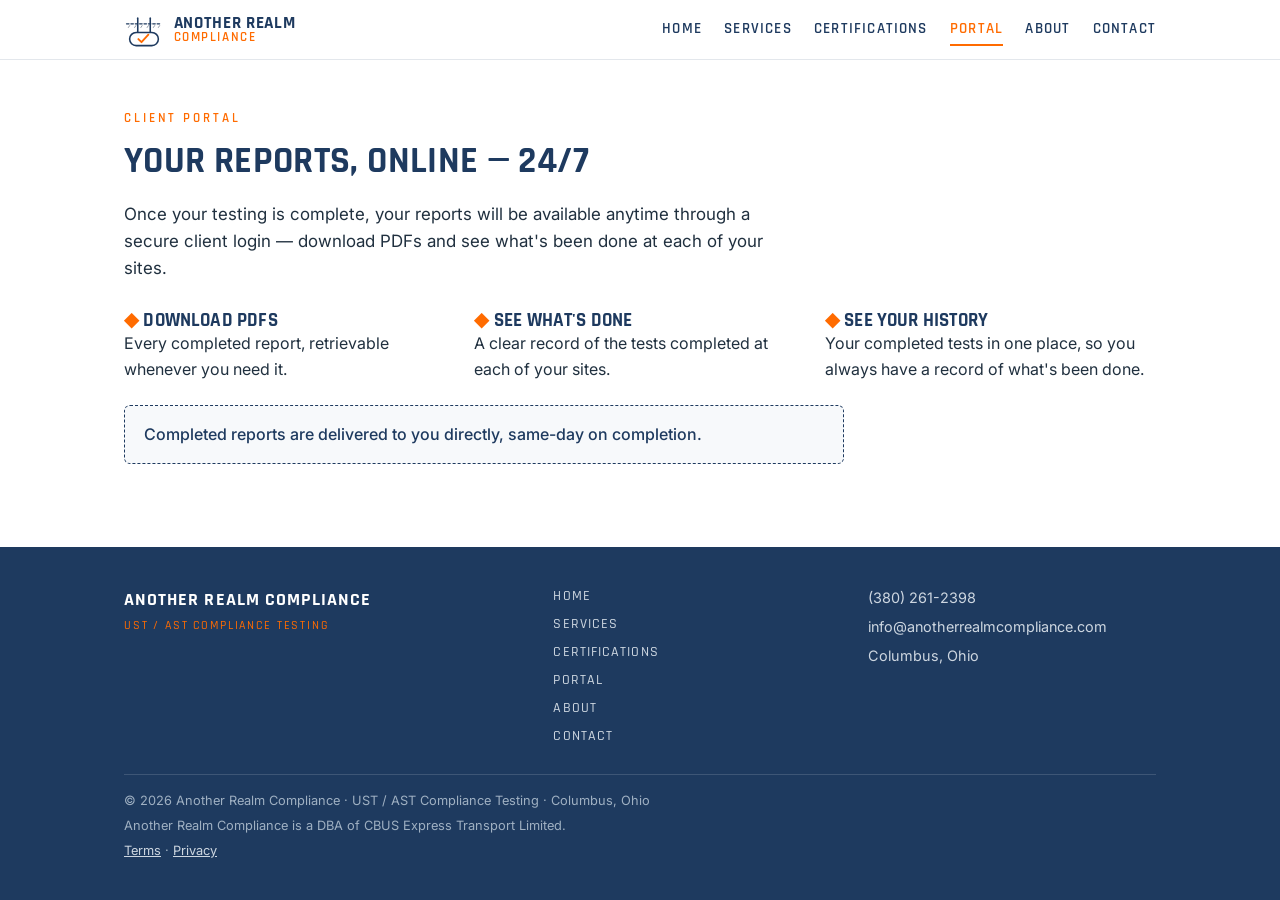
<file: portal.html>
<!DOCTYPE html>
<html lang="en">
<head>
  <meta charset="UTF-8">
  <meta name="viewport" content="width=device-width, initial-scale=1.0, viewport-fit=cover">
  <meta name="theme-color" content="#1E3A5F">
  <title>Client Portal | Another Realm Compliance</title>
  <meta name="description" content="Your UST/AST compliance reports online, 24/7. Secure client login to download PDFs and see your full testing history.">
  <link rel="canonical" href="https://anotherrealmcompliance.com/portal.html">
  <meta property="og:title" content="Client Portal | Another Realm Compliance">
  <meta property="og:description" content="Your UST/AST compliance reports online, 24/7. Secure client login to download PDFs and see your full testing history.">
  <meta property="og:type" content="website">
  <meta property="og:url" content="https://anotherrealmcompliance.com/portal.html">
  <meta property="og:image" content="https://anotherrealmcompliance.com/og-image.7cd42fa3.png">
  <link rel="preconnect" href="https://fonts.googleapis.com">
  <link rel="preconnect" href="https://fonts.gstatic.com" crossorigin>
  <link href="https://fonts.googleapis.com/css2?family=Rajdhani:wght@500;600;700&family=Inter:wght@400;500;600&display=swap" rel="stylesheet">
  <link rel="stylesheet" href="/style.99b4024d.css">
  <link rel="icon" type="image/svg+xml" href="/favicon.4cda8c5a.svg">
</head>
<body data-page="portal">

<!-- ===== SHARED HEADER ===== -->
<header class="site-head">
  <div class="head-inner">
    <a class="brand" href="index.html" aria-label="Another Realm Compliance — home">
      <span class="brand-mark" aria-hidden="true">
        <svg viewBox="0 0 64 64" fill="none" xmlns="http://www.w3.org/2000/svg" role="img" aria-label="Another Realm Compliance buried tank mark">
          <line x1="4" y1="22" x2="60" y2="22" stroke="#1E3A5F" stroke-width="2" stroke-dasharray="4 3" stroke-linecap="round"/>
          <g stroke="#8A94A0" stroke-width="1.5" stroke-linecap="round">
            <line x1="9" y1="25" x2="7" y2="28"/><line x1="19" y1="25" x2="17" y2="28"/><line x1="29" y1="25" x2="27" y2="28"/><line x1="39" y1="25" x2="37" y2="28"/><line x1="49" y1="25" x2="47" y2="28"/><line x1="57" y1="25" x2="55" y2="28"/>
          </g>
          <line x1="22" y1="13" x2="22" y2="38" stroke="#1E3A5F" stroke-width="2.5" stroke-linecap="round"/>
          <line x1="42" y1="13" x2="42" y2="38" stroke="#1E3A5F" stroke-width="2.5" stroke-linecap="round"/>
          <rect x="9" y="36" width="46" height="21" rx="10.5" fill="#fff" stroke="#1E3A5F" stroke-width="2.5"/>
          <path d="M23 46.5 l5 5 l11 -12" stroke="#FF6B00" stroke-width="3" stroke-linecap="round" stroke-linejoin="round" fill="none"/>
        </svg>
      </span>
      <span class="brand-word"><span class="bw-1">Another Realm</span><span class="bw-2">Compliance</span></span>
    </a>
    <input type="checkbox" id="navToggle" class="nav-toggle" aria-hidden="true">
    <label for="navToggle" class="nav-burger" aria-label="Toggle menu"><span></span><span></span><span></span></label>
    <nav class="site-nav">
      <a class="nav-home" href="index.html">Home</a>
      <a class="nav-services" href="services.html">Services</a>
      <a class="nav-certs" href="certifications.html">Certifications</a>
      <a class="nav-portal" href="portal.html">Portal</a>
      <a class="nav-about" href="about.html">About</a>
      <a class="nav-contact" href="contact.html">Contact</a>
      <!-- reserved for future: <a class="nav-resources" href="resources.html">Resources</a> -->
    </nav>
  </div>
</header>
<!-- ===== /SHARED HEADER ===== -->

<main>
  <section>
    <div class="wrap">
      <p class="eyebrow">Client Portal</p>
      <h1 class="sec-title">Your Reports, Online — 24/7</h1>
      <p class="sec-intro">Once your testing is complete, your reports will be available anytime through a secure client login — download PDFs and see what's been done at each of your sites.</p>

      <div class="portal-points">
        <div class="p"><h3><span class="tick">&#9670;</span> Download PDFs</h3><p>Every completed report, retrievable whenever you need it.</p></div>
        <div class="p"><h3><span class="tick">&#9670;</span> See What's Done</h3><p>A clear record of the tests completed at each of your sites.</p></div>
        <div class="p"><h3><span class="tick">&#9670;</span> See Your History</h3><p>Your completed tests in one place, so you always have a record of what's been done.</p></div>
      </div>

      <div class="portal-status">Completed reports are delivered to you directly, same-day on completion.</div>
    </div>
  </section>

</main>

<!-- ===== SHARED FOOTER ===== -->
<footer class="site-foot">
  <div class="foot-inner">
    <div class="foot-brand">
      <span class="foot-word">Another Realm Compliance</span>
      <span class="foot-tag">UST / AST Compliance Testing</span>
    </div>
    <nav class="foot-nav" aria-label="Footer">
      <a href="index.html">Home</a>
      <a href="services.html">Services</a>
      <a href="certifications.html">Certifications</a>
      <a href="portal.html">Portal</a>
      <a href="about.html">About</a>
      <a href="contact.html">Contact</a>
      <!-- reserved for future: <a href="resources.html">Resources</a> -->
    </nav>
    <div class="foot-contact">
      <a href="tel:+13802612398">(380) 261-2398</a>
      <a href="mailto:info@anotherrealmcompliance.com">info@anotherrealmcompliance.com</a>
      <span>Columbus, Ohio</span>
    </div>
    <div class="foot-legal">
      <span>&copy; 2026 Another Realm Compliance &middot; UST / AST Compliance Testing &middot; Columbus, Ohio</span>
      <span>Another Realm Compliance is a DBA of CBUS Express Transport Limited.</span>
      <span><a href="/legal#terms" style="color:#cdd6e0;text-decoration:underline;">Terms</a> &middot; <a href="/legal#privacy" style="color:#cdd6e0;text-decoration:underline;">Privacy</a></span>
    </div>
  </div>
</footer>
<!-- ===== /SHARED FOOTER ===== -->

</body>
</html>
</file>
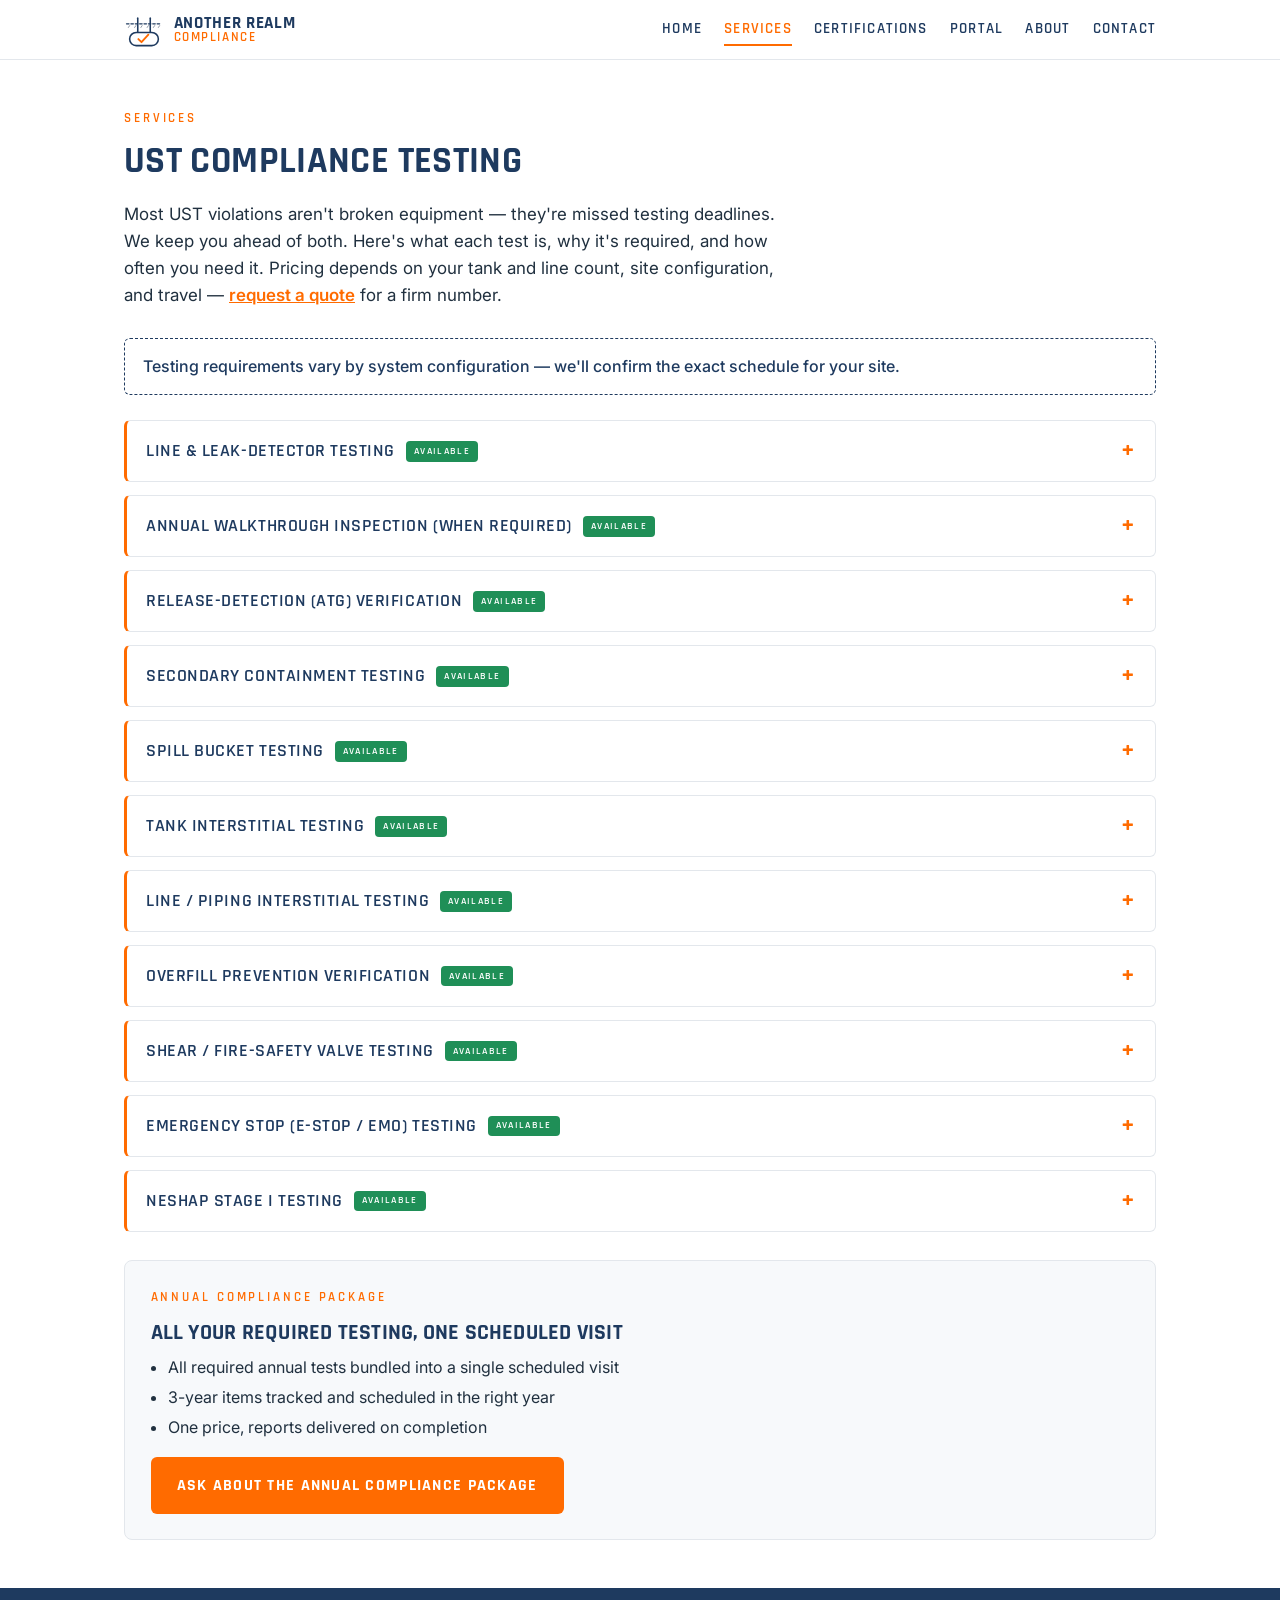
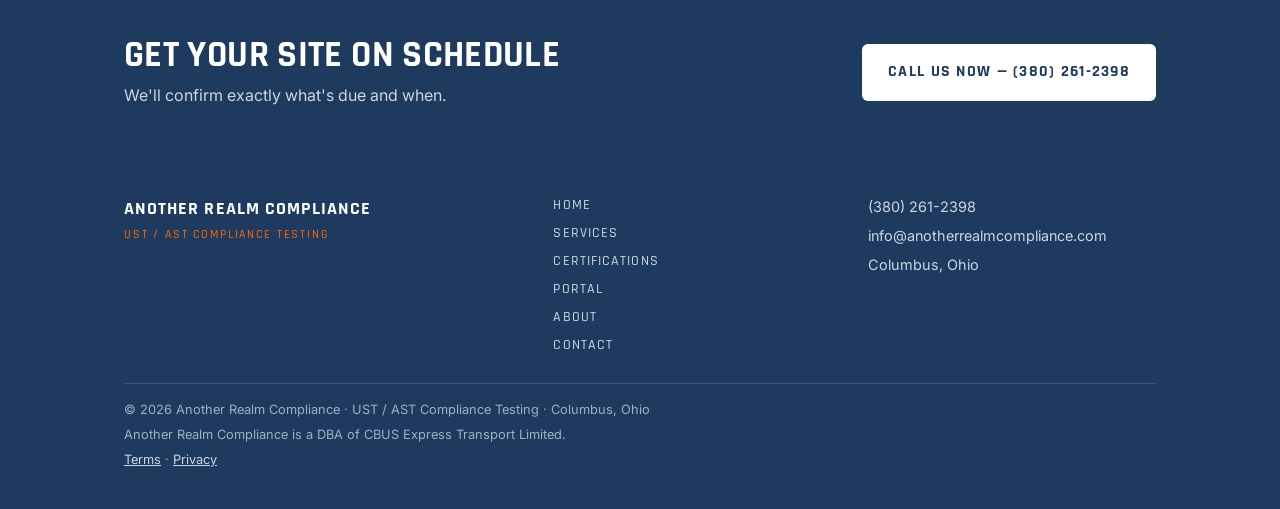
<file: services.html>
<!DOCTYPE html>
<html lang="en">
<head>
  <meta charset="UTF-8">
  <meta name="viewport" content="width=device-width, initial-scale=1.0, viewport-fit=cover">
  <meta name="theme-color" content="#1E3A5F">
  <title>UST/AST Testing Services | Another Realm Compliance</title>
  <meta name="description" content="What we test and why: line & leak-detector testing, annual UST inspections, ATG release-detection, secondary containment, spill bucket and more for underground and aboveground storage tank systems.">
  <link rel="canonical" href="https://anotherrealmcompliance.com/services.html">
  <meta property="og:title" content="UST/AST Testing Services | Another Realm Compliance">
  <meta property="og:description" content="What we test and why: line & leak-detector testing, annual UST inspections, ATG release-detection, secondary containment, spill bucket and more for underground and aboveground storage tank systems.">
  <meta property="og:type" content="website">
  <meta property="og:url" content="https://anotherrealmcompliance.com/services.html">
  <meta property="og:image" content="https://anotherrealmcompliance.com/og-image.7cd42fa3.png">
  <link rel="preconnect" href="https://fonts.googleapis.com">
  <link rel="preconnect" href="https://fonts.gstatic.com" crossorigin>
  <link href="https://fonts.googleapis.com/css2?family=Rajdhani:wght@500;600;700&family=Inter:wght@400;500;600&display=swap" rel="stylesheet">
  <link rel="stylesheet" href="/style.99b4024d.css">
  <link rel="icon" type="image/svg+xml" href="/favicon.4cda8c5a.svg">
</head>
<body data-page="services">

<!-- ===== SHARED HEADER ===== -->
<header class="site-head">
  <div class="head-inner">
    <a class="brand" href="index.html" aria-label="Another Realm Compliance — home">
      <span class="brand-mark" aria-hidden="true">
        <svg viewBox="0 0 64 64" fill="none" xmlns="http://www.w3.org/2000/svg" role="img" aria-label="Another Realm Compliance buried tank mark">
          <line x1="4" y1="22" x2="60" y2="22" stroke="#1E3A5F" stroke-width="2" stroke-dasharray="4 3" stroke-linecap="round"/>
          <g stroke="#8A94A0" stroke-width="1.5" stroke-linecap="round">
            <line x1="9" y1="25" x2="7" y2="28"/><line x1="19" y1="25" x2="17" y2="28"/><line x1="29" y1="25" x2="27" y2="28"/><line x1="39" y1="25" x2="37" y2="28"/><line x1="49" y1="25" x2="47" y2="28"/><line x1="57" y1="25" x2="55" y2="28"/>
          </g>
          <line x1="22" y1="13" x2="22" y2="38" stroke="#1E3A5F" stroke-width="2.5" stroke-linecap="round"/>
          <line x1="42" y1="13" x2="42" y2="38" stroke="#1E3A5F" stroke-width="2.5" stroke-linecap="round"/>
          <rect x="9" y="36" width="46" height="21" rx="10.5" fill="#fff" stroke="#1E3A5F" stroke-width="2.5"/>
          <path d="M23 46.5 l5 5 l11 -12" stroke="#FF6B00" stroke-width="3" stroke-linecap="round" stroke-linejoin="round" fill="none"/>
        </svg>
      </span>
      <span class="brand-word"><span class="bw-1">Another Realm</span><span class="bw-2">Compliance</span></span>
    </a>
    <input type="checkbox" id="navToggle" class="nav-toggle" aria-hidden="true">
    <label for="navToggle" class="nav-burger" aria-label="Toggle menu"><span></span><span></span><span></span></label>
    <nav class="site-nav">
      <a class="nav-home" href="index.html">Home</a>
      <a class="nav-services" href="services.html">Services</a>
      <a class="nav-certs" href="certifications.html">Certifications</a>
      <a class="nav-portal" href="portal.html">Portal</a>
      <a class="nav-about" href="about.html">About</a>
      <a class="nav-contact" href="contact.html">Contact</a>
      <!-- reserved for future: <a class="nav-resources" href="resources.html">Resources</a> -->
    </nav>
  </div>
</header>
<!-- ===== /SHARED HEADER ===== -->

<main>
  <section>
    <div class="wrap">
      <p class="eyebrow">Services</p>
      <h1 class="sec-title">UST Compliance Testing</h1>
      <p class="sec-intro">Most UST violations aren't broken equipment — they're missed testing deadlines. We keep you ahead of both. Here's what each test is, why it's required, and how often you need it. Pricing depends on your tank and line count, site configuration, and travel &mdash; <a href="/contact#quoteForm" style="color:var(--orange);font-weight:600;">request a quote</a> for a firm number.</p>

      <div class="svc-caveat">Testing requirements vary by system configuration — we'll confirm the exact schedule for your site.</div>

      <div class="svc-list">
        <details class="svc" id="line-leak-detector">
          <summary><span>Line &amp; Leak-Detector Testing <span style="display:inline-block;margin-left:.4rem;padding:.16rem .5rem;background:#1f8f57;color:#fff;font-family:'Rajdhani',sans-serif;font-weight:600;font-size:.6rem;letter-spacing:.14em;border-radius:4px;vertical-align:middle;text-transform:uppercase;">Available</span></span></summary>
          <div class="svc-body">
            <dl>
              <dt>What it is</dt><dd>Line tightness testing confirms your pressurized piping holds pressure and isn't leaking. Leak-detector testing confirms the line leak detector trips when it should.</dd>
              <dt>Why it's required</dt><dd>Required release detection for pressurized piping.</dd>
              <dt>How often</dt><dd>Annually for most pressurized systems.</dd>
            </dl>
          </div>
        </details>

        <details class="svc" id="annual-walkthrough">
          <summary><span>Annual Walkthrough Inspection (when required) <span style="display:inline-block;margin-left:.4rem;padding:.16rem .5rem;background:#1f8f57;color:#fff;font-family:'Rajdhani',sans-serif;font-weight:600;font-size:.6rem;letter-spacing:.14em;border-radius:4px;vertical-align:middle;text-transform:uppercase;">Available</span></span></summary>
          <div class="svc-body">
            <dl>
              <dt>What it is</dt><dd>A documented walkthrough of the UST system for compliance with operational requirements.</dd>
              <dt>Why it's required</dt><dd>Required operational compliance inspection of the UST system.</dd>
              <dt>How often</dt><dd>Annually.</dd>
            </dl>
            <p style="margin-top:.6rem;font-size:.85rem;color:var(--steel);">Performed on your behalf; owner/operator retains responsibility under 40 CFR 280.36.</p>
          </div>
        </details>

        <details class="svc" id="atg-verification">
          <summary><span>Release-Detection (ATG) Verification <span style="display:inline-block;margin-left:.4rem;padding:.16rem .5rem;background:#1f8f57;color:#fff;font-family:'Rajdhani',sans-serif;font-weight:600;font-size:.6rem;letter-spacing:.14em;border-radius:4px;vertical-align:middle;text-transform:uppercase;">Available</span></span></summary>
          <div class="svc-body">
            <dl>
              <dt>What it is</dt><dd>Automatic tank gauge operability and release-detection function are confirmed.</dd>
              <dt>Why it's required</dt><dd>Release-detection equipment must be operable and functioning correctly.</dd>
              <dt>How often</dt><dd>Annually.</dd>
            </dl>
          </div>
        </details>

        <details class="svc" id="secondary-containment">
          <summary><span>Secondary Containment Testing <span style="display:inline-block;margin-left:.4rem;padding:.16rem .5rem;background:#1f8f57;color:#fff;font-family:'Rajdhani',sans-serif;font-weight:600;font-size:.6rem;letter-spacing:.14em;border-radius:4px;vertical-align:middle;text-transform:uppercase;">Available</span></span></summary>
          <div class="svc-body">
            <dl>
              <dt>What it is</dt><dd>Sumps and under-dispenser containment are tested for liquid-tightness.</dd>
              <dt>Why it's required</dt><dd>Containment must be verified liquid-tight.</dd>
              <dt>How often</dt><dd>Typically every 3 years.</dd>
            </dl>
          </div>
        </details>

        <details class="svc" id="spill-bucket">
          <summary><span>Spill Bucket Testing <span style="display:inline-block;margin-left:.4rem;padding:.16rem .5rem;background:#1f8f57;color:#fff;font-family:'Rajdhani',sans-serif;font-weight:600;font-size:.6rem;letter-spacing:.14em;border-radius:4px;vertical-align:middle;text-transform:uppercase;">Available</span></span></summary>
          <div class="svc-body">
            <dl>
              <dt>What it is</dt><dd>Spill prevention equipment is tested for liquid-tightness.</dd>
              <dt>Why it's required</dt><dd>Spill prevention equipment must be liquid-tight.</dd>
              <dt>How often</dt><dd>Typically every 3 years.</dd>
            </dl>
          </div>
        </details>

        <details class="svc" id="tank-interstitial">
          <summary><span>Tank Interstitial Testing <span style="display:inline-block;margin-left:.4rem;padding:.16rem .5rem;background:#1f8f57;color:#fff;font-family:'Rajdhani',sans-serif;font-weight:600;font-size:.6rem;letter-spacing:.14em;border-radius:4px;vertical-align:middle;text-transform:uppercase;">Available</span></span></summary>
          <div class="svc-body">
            <dl>
              <dt>What it is</dt><dd>The interstitial space of a double-walled tank is tested for integrity.</dd>
              <dt>Why it's required</dt><dd>Required release detection for double-walled tanks.</dd>
              <dt>How often</dt><dd>Per your release-detection method.</dd>
            </dl>
          </div>
        </details>

        <details class="svc" id="line-piping-interstitial">
          <summary><span>Line / Piping Interstitial Testing <span style="display:inline-block;margin-left:.4rem;padding:.16rem .5rem;background:#1f8f57;color:#fff;font-family:'Rajdhani',sans-serif;font-weight:600;font-size:.6rem;letter-spacing:.14em;border-radius:4px;vertical-align:middle;text-transform:uppercase;">Available</span></span></summary>
          <div class="svc-body">
            <dl>
              <dt>What it is</dt><dd>The interstitial space of double-walled piping is tested for integrity.</dd>
              <dt>Why it's required</dt><dd>Required release detection for double-walled piping.</dd>
              <dt>How often</dt><dd>Per your release-detection method.</dd>
            </dl>
          </div>
        </details>

        <details class="svc" id="overfill-verification">
          <summary><span>Overfill Prevention Verification <span style="display:inline-block;margin-left:.4rem;padding:.16rem .5rem;background:#1f8f57;color:#fff;font-family:'Rajdhani',sans-serif;font-weight:600;font-size:.6rem;letter-spacing:.14em;border-radius:4px;vertical-align:middle;text-transform:uppercase;">Available</span></span></summary>
          <div class="svc-body">
            <dl>
              <dt>What it is</dt><dd>Overfill prevention equipment (drop-tube shutoff or ball float) is inspected and verified.</dd>
              <dt>Why it's required</dt><dd>Overfill prevention equipment must be functioning correctly.</dd>
              <dt>How often</dt><dd>Typically every 3 years.</dd>
            </dl>
          </div>
        </details>

        <details class="svc" id="shear-fire-valve">
          <summary><span>Shear / Fire-Safety Valve Testing <span style="display:inline-block;margin-left:.4rem;padding:.16rem .5rem;background:#1f8f57;color:#fff;font-family:'Rajdhani',sans-serif;font-weight:600;font-size:.6rem;letter-spacing:.14em;border-radius:4px;vertical-align:middle;text-transform:uppercase;">Available</span></span></summary>
          <div class="svc-body">
            <dl>
              <dt>What it is</dt><dd>Emergency shutoff (shear / fire-safety) valves at dispensers are inspected and tested.</dd>
              <dt>Why it's required</dt><dd>Emergency shutoff capability at the dispenser.</dd>
              <dt>How often</dt><dd>Annually.</dd>
            </dl>
          </div>
        </details>

        <details class="svc" id="estop-emo">
          <summary><span>Emergency Stop (E-Stop / EMO) Testing <span style="display:inline-block;margin-left:.4rem;padding:.16rem .5rem;background:#1f8f57;color:#fff;font-family:'Rajdhani',sans-serif;font-weight:600;font-size:.6rem;letter-spacing:.14em;border-radius:4px;vertical-align:middle;text-transform:uppercase;">Available</span></span></summary>
          <div class="svc-body">
            <dl>
              <dt>What it is</dt><dd>Emergency stop switches are tested for proper shutdown function.</dd>
              <dt>Why it's required</dt><dd>Site emergency shutdown safety.</dd>
              <dt>How often</dt><dd>Annually.</dd>
            </dl>
          </div>
        </details>

        <details class="svc" id="neshap-stage-i">
          <summary><span>NESHAP Stage I Testing <span style="display:inline-block;margin-left:.4rem;padding:.16rem .5rem;background:#1f8f57;color:#fff;font-family:'Rajdhani',sans-serif;font-weight:600;font-size:.6rem;letter-spacing:.14em;border-radius:4px;vertical-align:middle;text-transform:uppercase;">Available</span></span></summary>
          <div class="svc-body">
            <dl>
              <dt>What it is</dt><dd>Stage I vapor-recovery equipment is tested for vapor-tightness.</dd>
              <dt>Why it's required</dt><dd>Federal vapor-recovery requirements for gasoline dispensing facilities.</dd>
              <dt>How often</dt><dd>Per the applicable NESHAP schedule.</dd>
            </dl>
          </div>
        </details>
      </div>

      <div class="package">
        <p class="eyebrow">Annual Compliance Package</p>
        <h3>All Your Required Testing, One Scheduled Visit</h3>
        <ul>
          <li>All required annual tests bundled into a single scheduled visit</li>
          <li>3-year items tracked and scheduled in the right year</li>
          <li>One price, reports delivered on completion</li>
        </ul>
        <a class="btn btn-primary" href="contact.html">Ask about the Annual Compliance Package</a>
      </div>
    </div>
  </section>

  <section class="band-navy">
    <div class="wrap band-inner">
      <div>
        <h2 class="sec-title" style="margin-bottom:.4rem;">Get Your Site On Schedule</h2>
        <p class="sub" style="margin:0;">We'll confirm exactly what's due and when.</p>
      </div>
      <a class="btn btn-light" href="tel:+13802612398">Call Us Now — (380) 261-2398</a>
    </div>
  </section>
</main>

<!-- ===== SHARED FOOTER ===== -->
<footer class="site-foot">
  <div class="foot-inner">
    <div class="foot-brand">
      <span class="foot-word">Another Realm Compliance</span>
      <span class="foot-tag">UST / AST Compliance Testing</span>
    </div>
    <nav class="foot-nav" aria-label="Footer">
      <a href="index.html">Home</a>
      <a href="services.html">Services</a>
      <a href="certifications.html">Certifications</a>
      <a href="portal.html">Portal</a>
      <a href="about.html">About</a>
      <a href="contact.html">Contact</a>
      <!-- reserved for future: <a href="resources.html">Resources</a> -->
    </nav>
    <div class="foot-contact">
      <a href="tel:+13802612398">(380) 261-2398</a>
      <a href="mailto:info@anotherrealmcompliance.com">info@anotherrealmcompliance.com</a>
      <span>Columbus, Ohio</span>
    </div>
    <div class="foot-legal">
      <span>&copy; 2026 Another Realm Compliance &middot; UST / AST Compliance Testing &middot; Columbus, Ohio</span>
      <span>Another Realm Compliance is a DBA of CBUS Express Transport Limited.</span>
      <span><a href="/legal#terms" style="color:#cdd6e0;text-decoration:underline;">Terms</a> &middot; <a href="/legal#privacy" style="color:#cdd6e0;text-decoration:underline;">Privacy</a></span>
    </div>
  </div>
</footer>
<!-- ===== /SHARED FOOTER ===== -->

<script>
/* Open and scroll to a service card when linked via #anchor */
(function(){
  function openTarget(){
    var h=location.hash.slice(1);
    if(!h) return;
    var el=document.getElementById(h);
    if(el&&el.tagName==='DETAILS'){el.open=true;el.scrollIntoView({block:'start'});}
  }
  window.addEventListener('hashchange',openTarget);
  openTarget();
})();
</script>
</body>
</html>
</file>
<file: style.99b4024d.css>
/* ============================================================
   Another Realm Compliance — shared stylesheet (multi-page site)
   Brand tokens: orange #FF6B00 · navy #1E3A5F · steel #8A94A0
   Fonts: Rajdhani (headings/nav) · Inter (body)
   ============================================================ */
*, *::before, *::after { box-sizing:border-box; margin:0; padding:0; }
:root {
  --orange:#FF6B00;
  --orange-dk:#e35f00;
  --navy:#1E3A5F;
  --navy-dk:#162c48;
  --steel:#8A94A0;
  --ink:#20303f;
  --line:#e3e7ec;
  --panel:#f7f9fb;
  --white:#ffffff;
  --wrap:1080px;
}
html { height:100%; -webkit-text-size-adjust:100%; scroll-behavior:smooth; }
body {
  min-height:100%; background:var(--white); color:var(--ink); overflow-x:hidden;
  font-family:'Inter',-apple-system,BlinkMacSystemFont,'Segoe UI',sans-serif;
  -webkit-font-smoothing:antialiased; -moz-osx-font-smoothing:grayscale;
  line-height:1.6; display:flex; flex-direction:column;
}
main { flex:1 0 auto; }
.wrap { width:100%; max-width:var(--wrap); margin:0 auto; padding:0 1.5rem; }
a { color:var(--navy); }
h1,h2,h3,h4 { font-family:'Rajdhani',sans-serif; color:var(--navy); line-height:1.08; text-transform:uppercase; letter-spacing:.01em; }

/* ── Buttons ── */
.btn {
  display:inline-flex; align-items:center; justify-content:center; gap:.5rem;
  font-family:'Rajdhani',sans-serif; font-weight:700; text-transform:uppercase;
  letter-spacing:.08em; font-size:1rem; padding:.85rem 1.5rem; border-radius:6px;
  text-decoration:none; cursor:pointer; border:2px solid transparent; transition:all .2s;
  -webkit-tap-highlight-color:transparent; text-align:center; white-space:normal; max-width:100%;
}
.btn-primary { background:var(--orange); color:#fff; }
.btn-primary:hover { background:var(--orange-dk); box-shadow:0 6px 18px rgba(255,107,0,.35); }
.btn-ghost { background:transparent; color:var(--navy); border-color:var(--navy); }
.btn-ghost:hover { background:var(--navy); color:#fff; }
.btn-light { background:#fff; color:var(--navy); }
.btn-light:hover { background:#eef2f6; }

/* ── Grade-line divider motif (dashed navy + sparse gray hatch ticks) ── */
.grade-divider { height:12px; border:0; margin:0; position:relative; }
.grade-divider::before {
  content:""; position:absolute; left:0; right:0; top:3px; height:0;
  border-top:1.5px dashed var(--navy);
}
.grade-divider::after {
  content:""; position:absolute; left:0; right:0; top:5px; height:6px;
  background-image:repeating-linear-gradient(-50deg, var(--steel) 0 1.4px, transparent 1.4px 58px);
  opacity:.7;
}

/* ── Header / nav ── */
.site-head { background:#fff; border-bottom:1px solid var(--line); position:sticky; top:0; z-index:50; }
.head-inner { max-width:var(--wrap); margin:0 auto; padding:.6rem 1.5rem; display:flex; align-items:center; justify-content:space-between; gap:1rem; }
.brand { display:flex; align-items:center; gap:.6rem; text-decoration:none; }
.brand-mark { display:block; height:40px; }
.brand-mark svg { height:40px; width:auto; display:block; }
.brand-word { display:flex; flex-direction:column; line-height:1; }
.bw-1 { font-family:'Rajdhani',sans-serif; font-weight:700; font-size:1.05rem; color:var(--navy); letter-spacing:.04em; text-transform:uppercase; }
.bw-2 { font-family:'Rajdhani',sans-serif; font-weight:600; font-size:.82rem; color:var(--orange); letter-spacing:.12em; text-transform:uppercase; }
.nav-toggle { display:none; }
.nav-burger { display:none; flex-direction:column; gap:5px; cursor:pointer; padding:8px; }
.nav-burger span { width:24px; height:2px; background:var(--navy); border-radius:2px; transition:.2s; }
.site-nav { display:flex; align-items:center; gap:1.4rem; }
.site-nav a {
  font-family:'Rajdhani',sans-serif; font-weight:600; text-transform:uppercase;
  letter-spacing:.08em; font-size:.92rem; color:var(--navy); text-decoration:none; padding:.25rem 0;
  border-bottom:2px solid transparent; transition:color .15s,border-color .15s;
}
.site-nav a:hover { color:var(--orange); }
body[data-page="home"] .nav-home,
body[data-page="services"] .nav-services,
body[data-page="rates"] .nav-rates,
body[data-page="certs"] .nav-certs,
body[data-page="portal"] .nav-portal,
body[data-page="about"] .nav-about,
body[data-page="contact"] .nav-contact { color:var(--orange); border-bottom-color:var(--orange); }

@media(max-width:760px){
  .nav-burger { display:flex; }
  .site-nav {
    position:absolute; top:100%; left:0; right:0; background:#fff; border-bottom:1px solid var(--line);
    flex-direction:column; align-items:stretch; gap:0; padding:.5rem 1.5rem 1rem;
    max-height:0; overflow:hidden; transition:max-height .25s ease; box-shadow:0 8px 18px rgba(0,0,0,.06);
  }
  .site-nav a { padding:.75rem 0; border-bottom:1px solid var(--line); }
  .nav-toggle:checked ~ .site-nav { max-height:420px; }
}

/* ── Generic sections ── */
section { padding:3rem 0; }
.eyebrow { font-family:'Rajdhani',sans-serif; font-weight:600; text-transform:uppercase; letter-spacing:.22em; color:var(--orange); font-size:.82rem; margin-bottom:.8rem; }
.sec-title { font-size:clamp(1.6rem,4vw,2.3rem); margin-bottom:1.2rem; }
.sec-intro { max-width:680px; font-size:1.06rem; margin-bottom:1.8rem; color:var(--ink); }
.center { text-align:center; }
.muted { color:var(--steel); }

/* ── Hero ── */
.hero { padding:3.5rem 0 3rem; }
.hero h1 { font-size:clamp(2.3rem,6.5vw,3.8rem); margin-bottom:1rem; }
.hero .sub { font-size:clamp(1.05rem,2.6vw,1.3rem); max-width:660px; margin-bottom:1rem; color:var(--ink); }
.hero .trust { font-size:1rem; color:var(--navy); font-weight:500; max-width:640px; margin-bottom:1.8rem; }
.hero .cta-row { display:flex; flex-wrap:wrap; gap:.9rem; }

/* ── Cards grid ── */
.card-grid { display:grid; grid-template-columns:repeat(3,1fr); gap:1rem; }
.card-grid.two { grid-template-columns:repeat(2,1fr); }
.card {
  border:1px solid var(--line); border-top:3px solid var(--orange); border-radius:6px;
  padding:1.2rem 1.2rem 1.3rem; background:#fff; text-decoration:none; color:inherit; display:block;
  transition:box-shadow .2s,transform .2s;
}
a.card:hover { box-shadow:0 8px 22px rgba(30,58,95,.1); transform:translateY(-2px); }
.card h3 { font-size:1.15rem; margin-bottom:.4rem; letter-spacing:.02em; }
.card p { font-size:.95rem; color:var(--ink); }
.card .go { display:inline-block; margin-top:.6rem; font-family:'Rajdhani',sans-serif; font-weight:600; text-transform:uppercase; letter-spacing:.1em; font-size:.8rem; color:var(--orange); }

/* ── Value props ── */
.props { display:grid; grid-template-columns:repeat(3,1fr); gap:1.4rem; }
.prop h3 { font-size:1.2rem; margin-bottom:.4rem; }
.prop .tick { color:var(--orange); }
.prop a { color:var(--orange); font-weight:600; text-decoration:none; }
.prop a:hover { text-decoration:underline; }

/* ── Bands ── */
.band { background:var(--panel); border-top:1px solid var(--line); border-bottom:1px solid var(--line); }
.band-navy { background:var(--navy); color:#fff; }
.band-navy h2 { color:#fff; }
.band-navy .sub { color:#cdd6e0; max-width:640px; margin:.6rem 0 1.4rem; }
.band-inner { display:flex; flex-wrap:wrap; align-items:center; justify-content:space-between; gap:1.2rem; }

/* ── Services (details cards) ── */
.svc-caveat { background:#fff; border:1px dashed var(--navy); border-radius:6px; padding:.9rem 1.1rem; margin-bottom:1.6rem; color:var(--navy); font-weight:500; }
.svc-list { display:flex; flex-direction:column; gap:.8rem; }
details.svc {
  border:1px solid var(--line); border-left:3px solid var(--orange); border-radius:6px; background:#fff; overflow:hidden;
}
details.svc > summary {
  list-style:none; cursor:pointer; padding:1rem 1.2rem; font-family:'Rajdhani',sans-serif; font-weight:600;
  text-transform:uppercase; letter-spacing:.03em; color:var(--navy); font-size:1.1rem;
  display:flex; align-items:center; justify-content:space-between; gap:1rem;
}
details.svc > summary::-webkit-details-marker { display:none; }
details.svc > summary::after { content:"+"; color:var(--orange); font-size:1.5rem; font-weight:700; line-height:1; }
details.svc[open] > summary::after { content:"\2013"; }
.svc-body { padding:0 1.2rem 1.2rem; }
.svc-body dl { display:grid; gap:.6rem; }
.svc-body dt { font-family:'Rajdhani',sans-serif; font-weight:600; text-transform:uppercase; letter-spacing:.1em; font-size:.75rem; color:var(--orange); }
.svc-body dd { margin:0 0 .3rem; color:var(--ink); }

/* ── Package / pricing ── */
.package { background:var(--panel); border:1px solid var(--line); border-radius:8px; padding:1.6rem; margin-top:1.8rem; }
.package h3 { font-size:1.4rem; margin-bottom:.6rem; }
.package ul { margin:.4rem 0 1rem 1.1rem; }
.package li { margin-bottom:.3rem; }
.price-grid { display:grid; grid-template-columns:repeat(3,1fr); gap:1rem; margin-top:1rem; }
.price-card { border:1px solid var(--line); border-top:3px solid var(--navy); border-radius:6px; padding:1.2rem; background:#fff; text-align:center; }
.price-card h4 { font-size:1.1rem; margin-bottom:.5rem; }
.price-card .price { font-family:'Rajdhani',sans-serif; font-weight:700; color:var(--orange); font-size:1.3rem; margin:.4rem 0 .8rem; }

/* ── Certifications ── */
.cert-list { display:flex; flex-direction:column; gap:1rem; max-width:720px; }
.cert-item { display:flex; align-items:flex-start; gap:.9rem; border:1px solid var(--line); border-left:3px solid var(--orange); border-radius:6px; padding:1.1rem 1.2rem; background:#fff; }
.cert-item .mk { color:var(--orange); font-size:1.3rem; line-height:1.2; flex-shrink:0; }
.cert-item h3 { font-size:1.15rem; margin-bottom:.15rem; }
.cert-item .kind { font-family:'Rajdhani',sans-serif; font-weight:600; text-transform:uppercase; letter-spacing:.14em; font-size:.72rem; color:var(--steel); }
.cert-note { max-width:720px; margin-top:1.4rem; color:var(--ink); }

/* ── About ── */
.prose { max-width:720px; }
.prose p { margin-bottom:1rem; font-size:1.05rem; }
.prose h2 { margin:1.6rem 0 .6rem; font-size:1.5rem; }
.prose a { color:var(--orange); font-weight:600; }

/* ── Portal ── */
.portal-status { border:1px dashed var(--navy); border-radius:6px; padding:1rem 1.2rem; background:var(--panel); color:var(--navy); font-weight:500; max-width:720px; margin:1.2rem 0 1.6rem; }
.portal-points { display:grid; grid-template-columns:repeat(3,1fr); gap:1.2rem; margin:1.4rem 0; }
.portal-points .p .tick { color:var(--orange); font-weight:700; }

/* ── Contact / form ── */
.contact-cols { display:grid; grid-template-columns:1fr 1fr; gap:2rem; align-items:start; }
.contact-facts .item { margin-bottom:1.1rem; }
.contact-facts .k { font-family:'Rajdhani',sans-serif; font-weight:600; text-transform:uppercase; letter-spacing:.18em; font-size:.72rem; color:var(--steel); display:block; margin-bottom:.2rem; }
.contact-facts a, .contact-facts .v { color:var(--navy); font-weight:600; font-size:1.15rem; text-decoration:none; }
.contact-facts a:hover { color:var(--orange); }
.call-cta { background:var(--navy); color:#fff; border-radius:8px; padding:1.3rem 1.4rem; margin-bottom:1.6rem; display:flex; flex-wrap:wrap; align-items:center; justify-content:space-between; gap:1rem; }
.call-cta .t { font-family:'Rajdhani',sans-serif; font-weight:700; text-transform:uppercase; letter-spacing:.04em; font-size:1.15rem; }
.form-card { background:var(--panel); border:1px solid var(--line); border-radius:8px; padding:1.6rem; }
.form-card .lead { margin-bottom:1.1rem; color:var(--ink); }
.form-label { display:block; font-family:'Rajdhani',sans-serif; font-weight:600; font-size:.85rem; letter-spacing:.16em; text-transform:uppercase; color:var(--navy); margin-bottom:.6rem; }
.input-row { display:flex; border-radius:5px; border:1.5px solid var(--line); overflow:hidden; background:#fff; transition:border-color .2s,box-shadow .2s; }
.input-row:focus-within { border-color:var(--navy); box-shadow:0 0 0 3px rgba(30,58,95,.14); }
.input-row input[type="email"] { flex:1; min-width:0; min-height:50px; padding:.9rem 1.1rem; background:transparent; border:none; outline:none; color:var(--ink); font-family:'Inter',sans-serif; font-size:1rem; }
.input-row input::placeholder { color:var(--steel); }
.input-row button { min-height:50px; padding:.9rem 1.6rem; background:var(--orange); border:none; color:#fff; cursor:pointer; font-family:'Rajdhani',sans-serif; font-size:.9rem; font-weight:700; letter-spacing:.12em; text-transform:uppercase; transition:background .2s,box-shadow .2s; -webkit-tap-highlight-color:transparent; }
.input-row button:hover { background:var(--orange-dk); box-shadow:0 4px 14px rgba(255,107,0,.35); }
.input-row button:disabled { opacity:.7; cursor:default; }
.success-msg { display:none; padding:.9rem 0; font-family:'Rajdhani',sans-serif; font-weight:600; color:var(--navy); font-size:1.15rem; letter-spacing:.04em; }
.success-msg .star { color:var(--orange); }
.error-msg { display:none; padding:.5rem 0; color:#c0392b; font-size:.85rem; }
.privacy-note { margin-top:.8rem; font-size:.8rem; color:var(--steel); letter-spacing:.04em; }

/* ── Footer ── */
.site-foot { background:var(--navy); color:#cdd6e0; flex-shrink:0; }
.foot-inner { max-width:var(--wrap); margin:0 auto; padding:2.4rem 1.5rem; display:grid; grid-template-columns:1.4fr 1fr 1fr; gap:1.6rem; }
.foot-word { font-family:'Rajdhani',sans-serif; font-weight:700; text-transform:uppercase; letter-spacing:.06em; color:#fff; font-size:1.1rem; display:block; }
.foot-tag { font-family:'Rajdhani',sans-serif; font-weight:500; text-transform:uppercase; letter-spacing:.16em; color:var(--orange); font-size:.72rem; display:block; margin-top:.2rem; }
.foot-nav { display:flex; flex-direction:column; gap:.4rem; }
.foot-nav a { color:#cdd6e0; text-decoration:none; font-family:'Rajdhani',sans-serif; font-weight:500; text-transform:uppercase; letter-spacing:.08em; font-size:.85rem; }
.foot-nav a:hover { color:var(--orange); }
.foot-contact { display:flex; flex-direction:column; gap:.4rem; }
.foot-contact a, .foot-contact span { color:#cdd6e0; text-decoration:none; font-size:.9rem; }
.foot-contact a:hover { color:#fff; }
.foot-legal { grid-column:1 / -1; border-top:1px solid rgba(255,255,255,.14); padding-top:1rem; display:flex; flex-direction:column; gap:.3rem; }
.foot-legal span { font-size:.8rem; color:#9fb0c2; }

@media(max-width:760px){
  .card-grid, .card-grid.two, .props, .portal-points, .price-grid { grid-template-columns:1fr; }
  .contact-cols { grid-template-columns:1fr; }
  .foot-inner { grid-template-columns:1fr; gap:1.2rem; }
  .input-row { flex-direction:column; }
  .input-row button { width:100%; }
  .band-inner { flex-direction:column; align-items:flex-start; }
  .band-inner .btn, .call-cta .btn { width:100%; }
  .call-cta { flex-direction:column; align-items:flex-start; }
}
@media(max-width:560px){
  .hero .cta-row { flex-direction:column; align-items:stretch; }
  .hero .cta-row .btn { width:100%; }
}
</file>
